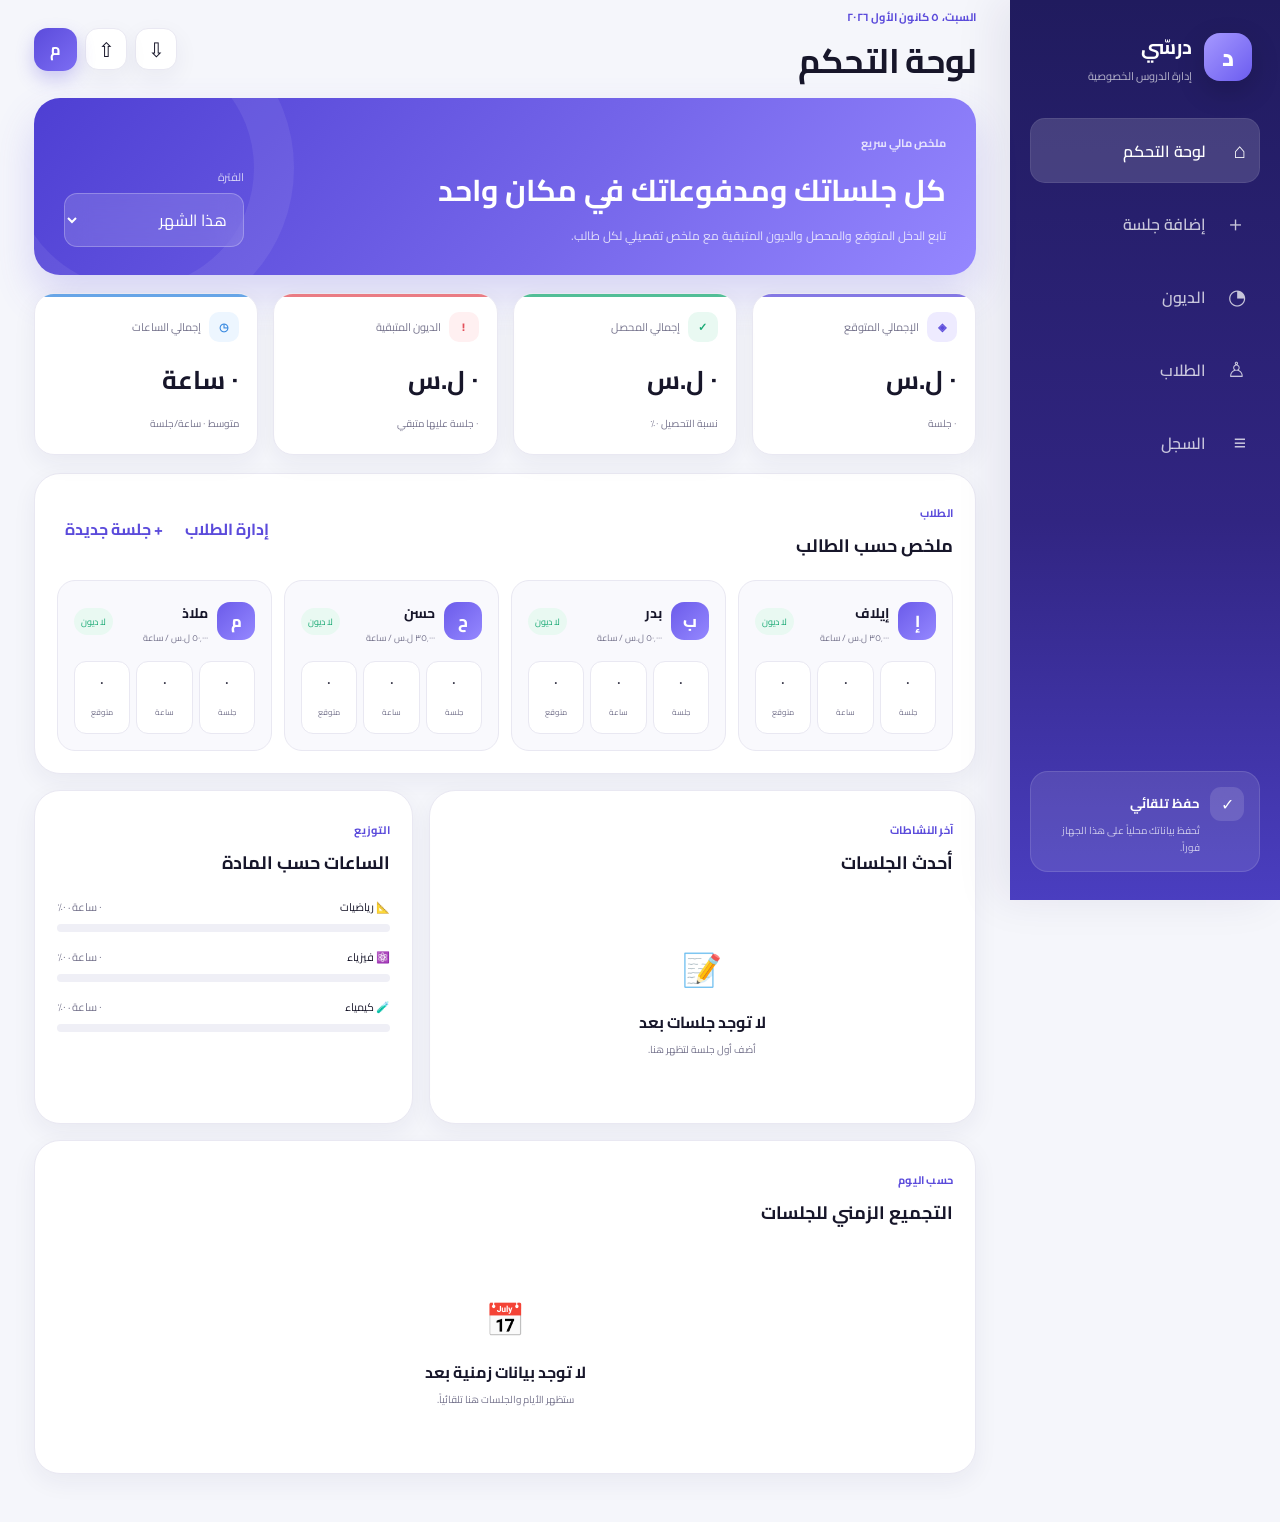
<file: tutoring-dashboard-standalone.html>
<!doctype html>
<html lang="ar" dir="rtl">
<head>
  <meta charset="utf-8" />
  <meta name="viewport" content="width=device-width, initial-scale=1, viewport-fit=cover" />
  <meta name="theme-color" content="#5b4bdb" />
  <meta name="apple-mobile-web-app-capable" content="yes" />
  <meta name="apple-mobile-web-app-status-bar-style" content="default" />
  <meta name="apple-mobile-web-app-title" content="درسّي" />
  <meta name="description" content="لوحة تحكم عربية لإدارة جلسات الدروس الخصوصية والمدفوعات والديون." />
  <title>درسّي | إدارة الجلسات والمدفوعات</title>
  <link rel="preconnect" href="https://fonts.googleapis.com">
  <link rel="preconnect" href="https://fonts.gstatic.com" crossorigin>
  <link href="https://fonts.googleapis.com/css2?family=Cairo:wght@400;500;600;700;800&display=swap" rel="stylesheet">
  <style>
:root {
  --bg: #f5f6fb;
  --surface: #ffffff;
  --surface-2: #f9f9fd;
  --text: #17162a;
  --muted: #77758e;
  --line: #e9e8f2;
  --primary: #5b4bdb;
  --primary-2: #7c6df3;
  --primary-soft: #eeebff;
  --green: #19a974;
  --green-soft: #e9f9f2;
  --red: #e3505b;
  --red-soft: #fff0f1;
  --amber: #e39b2f;
  --amber-soft: #fff7e9;
  --cyan: #3587df;
  --cyan-soft: #edf6ff;
  --shadow-sm: 0 8px 24px rgba(35, 31, 85, .06);
  --shadow-md: 0 18px 45px rgba(35, 31, 85, .11);
  --radius-xl: 26px;
  --radius-lg: 20px;
  --radius-md: 14px;
  --font: "Cairo", "Segoe UI", Tahoma, Arial, sans-serif;
}

* { box-sizing: border-box; }
html { scroll-behavior: smooth; }
body { margin: 0; min-height: 100vh; font-family: var(--font); background: var(--bg); color: var(--text); direction: rtl; }
button, input, select, textarea { font: inherit; }
button { cursor: pointer; }

.app-shell { min-height: 100vh; display: grid; grid-template-columns: 270px minmax(0, 1fr); }
.sidebar { position: sticky; top: 0; height: 100vh; padding: 28px 20px; background: linear-gradient(180deg, #201b5e 0%, #312582 58%, #4a3ec0 100%); color: white; display: flex; flex-direction: column; gap: 32px; box-shadow: -14px 0 40px rgba(35,31,85,.08); }
.brand { display: flex; align-items: center; gap: 12px; padding: 0 8px; }
.brand-mark { width: 48px; height: 48px; border-radius: 16px; display: grid; place-items: center; background: linear-gradient(135deg, #a699ff, #6b5cf0); font-size: 24px; font-weight: 800; box-shadow: 0 10px 28px rgba(0,0,0,.18); }
.brand strong { display: block; font-size: 20px; }
.brand span { display: block; font-size: 11px; opacity: .68; margin-top: 1px; }
.nav-list { display: grid; gap: 8px; }
.nav-item { width: 100%; border: 0; color: rgba(255,255,255,.74); background: transparent; display: grid; grid-template-columns: 30px 1fr auto; align-items: center; gap: 10px; text-align: right; padding: 13px 14px; border-radius: 15px; transition: .2s ease; }
.nav-item span { font-size: 21px; }
.nav-item b { font-weight: 600; }
.nav-item:hover { background: rgba(255,255,255,.08); color: white; transform: translateX(-2px); }
.nav-item.active { color: white; background: rgba(255,255,255,.15); box-shadow: inset 0 0 0 1px rgba(255,255,255,.08); }
.nav-badge { min-width: 23px; height: 23px; border-radius: 20px; display: grid; place-items: center; background: #ff6b75; color: white; font-size: 11px; font-style: normal; }
.sidebar-card { margin-top: auto; background: rgba(255,255,255,.1); border: 1px solid rgba(255,255,255,.12); border-radius: 18px; padding: 15px; display: flex; gap: 10px; align-items: flex-start; }
.mini-icon { flex: 0 0 34px; height: 34px; display: grid; place-items: center; border-radius: 11px; background: rgba(255,255,255,.13); }
.sidebar-card strong { font-size: 13px; }
.sidebar-card p { margin: 5px 0 0; font-size: 10px; line-height: 1.7; opacity: .7; }

.main-content { min-width: 0; padding: 0 34px 48px; }
.topbar { min-height: 98px; display: flex; justify-content: space-between; align-items: center; gap: 20px; }
.topbar h1 { margin: 2px 0 0; font-size: clamp(24px, 3vw, 34px); letter-spacing: -.6px; }
.eyebrow, .section-kicker { color: var(--primary); font-size: 11px; font-weight: 700; margin: 0; letter-spacing: .2px; }
.top-actions { display: flex; align-items: center; gap: 8px; }
.icon-button { width: 42px; height: 42px; border: 1px solid var(--line); background: var(--surface); color: var(--text); border-radius: 13px; display: grid; place-items: center; font-size: 20px; transition: .2s; box-shadow: var(--shadow-sm); }
.icon-button:hover { transform: translateY(-2px); border-color: #d8d4f7; }
.file-button { cursor: pointer; }
.avatar { width: 43px; height: 43px; border-radius: 14px; display: grid; place-items: center; color: white; font-weight: 700; background: linear-gradient(135deg, var(--primary), var(--primary-2)); box-shadow: 0 8px 18px rgba(91,75,219,.28); }

.view { display: none; animation: enter .28s ease; }
.view.active { display: block; }
@keyframes enter { from { opacity: 0; transform: translateY(8px); } to { opacity: 1; transform: none; } }

.hero-panel { padding: 28px 30px; border-radius: var(--radius-xl); background: linear-gradient(130deg, #4e3fd3, #7566ea 58%, #9587ff); color: white; display: flex; align-items: end; justify-content: space-between; gap: 28px; box-shadow: 0 20px 42px rgba(91,75,219,.2); overflow: hidden; position: relative; }
.hero-panel::after { content: ""; position: absolute; width: 240px; height: 240px; border-radius: 50%; border: 40px solid rgba(255,255,255,.07); left: -60px; top: -90px; }
.hero-panel > * { position: relative; z-index: 1; }
.hero-kicker { font-size: 11px; font-weight: 700; opacity: .78; }
.hero-panel h2 { margin: 6px 0 7px; font-size: clamp(20px, 2.5vw, 30px); }
.hero-panel p { margin: 0; max-width: 660px; font-size: 12px; opacity: .78; line-height: 1.8; }
.hero-filter { min-width: 180px; }
.hero-filter label { display: block; font-size: 11px; margin-bottom: 6px; opacity: .75; }
.hero-filter select { width: 100%; border: 1px solid rgba(255,255,255,.25); background: rgba(255,255,255,.14); color: white; padding: 10px 12px; border-radius: 13px; outline: none; backdrop-filter: blur(12px); }
.hero-filter option { color: var(--text); }

.stats-grid { display: grid; grid-template-columns: repeat(4, minmax(0,1fr)); gap: 15px; margin: 18px 0; }
.stat-card { background: var(--surface); border: 1px solid var(--line); border-radius: var(--radius-lg); padding: 18px; box-shadow: var(--shadow-sm); position: relative; overflow: hidden; }
.stat-card::before { content:""; position:absolute; inset: 0 0 auto; height: 3px; background: var(--primary); opacity: .75; }
.stat-card.paid::before { background: var(--green); }
.stat-card.debt::before { background: var(--red); }
.stat-card.hours::before { background: var(--cyan); }
.stat-head { display: flex; gap: 8px; align-items: center; color: var(--muted); font-size: 11px; }
.stat-icon { width: 30px; height: 30px; border-radius: 10px; display: grid; place-items: center; background: var(--primary-soft); color: var(--primary); font-weight: 800; }
.stat-card.paid .stat-icon { background: var(--green-soft); color: var(--green); }
.stat-card.debt .stat-icon { background: var(--red-soft); color: var(--red); }
.stat-card.hours .stat-icon { background: var(--cyan-soft); color: var(--cyan); }
.stat-card > strong { display: block; font-size: clamp(19px, 2vw, 26px); margin: 14px 0 2px; }
.stat-card small { color: var(--muted); font-size: 10px; }

.content-grid { display: grid; grid-template-columns: 1.3fr .9fr; gap: 16px; }
.panel { background: var(--surface); border: 1px solid var(--line); border-radius: var(--radius-xl); padding: 22px; box-shadow: var(--shadow-sm); }
.panel.wide { grid-column: 1 / -1; }
.panel-head { display: flex; justify-content: space-between; align-items: center; gap: 16px; margin-bottom: 18px; }
.panel h3 { margin: 3px 0 0; font-size: 18px; }
.text-button { border: 0; background: transparent; color: var(--primary); font-weight: 700; padding: 7px 8px; }
.text-button:hover { background: var(--primary-soft); border-radius: 10px; }
.student-summary-grid { display: grid; grid-template-columns: repeat(4,minmax(0,1fr)); gap: 12px; }
.student-card { border: 1px solid var(--line); background: var(--surface-2); border-radius: 18px; padding: 16px; transition: .2s; }
.student-card:hover { transform: translateY(-3px); box-shadow: var(--shadow-sm); }
.student-card-head { display: flex; justify-content: space-between; align-items: center; margin-bottom: 15px; }
.student-ident { display: flex; gap: 9px; align-items: center; }
.student-avatar { width: 38px; height: 38px; border-radius: 13px; display: grid; place-items: center; color: white; font-weight: 800; background: linear-gradient(135deg,#6b5bea,#9588ff); }
.student-ident strong { font-size: 14px; }
.student-ident small { display: block; margin-top: 2px; color: var(--muted); font-size: 9px; }
.debt-chip { font-size: 9px; color: var(--red); background: var(--red-soft); border-radius: 30px; padding: 5px 7px; }
.debt-chip.clear { color: var(--green); background: var(--green-soft); }
.student-metrics { display: grid; grid-template-columns: repeat(3,1fr); gap: 6px; }
.student-metrics div { background: white; border: 1px solid var(--line); border-radius: 12px; padding: 9px 6px; text-align: center; }
.student-metrics strong { display:block; font-size: 12px; }
.student-metrics span { color: var(--muted); font-size: 8px; }
.activity-list { display: grid; gap: 10px; }
.activity-item { display: grid; grid-template-columns: 38px 1fr auto; gap: 9px; align-items: center; padding: 10px; border: 1px solid var(--line); border-radius: 15px; }
.activity-icon { width:38px; height:38px; border-radius:12px; background: var(--primary-soft); display:grid; place-items:center; }
.activity-item strong { display:block; font-size:12px; }
.activity-item small { color: var(--muted); font-size: 9px; }
.activity-amount { text-align:left; }
.activity-amount strong { font-size:11px; }
.subject-breakdown { display: grid; gap: 15px; }
.breakdown-row { display:grid; gap:7px; }
.breakdown-meta { display:flex; justify-content:space-between; gap:12px; font-size:11px; }
.breakdown-meta span:last-child { color: var(--muted); }
.progress { height:8px; background:#efeff6; border-radius:30px; overflow:hidden; }
.progress > span { height:100%; display:block; border-radius:inherit; background:linear-gradient(90deg,var(--primary),var(--primary-2)); transition: width .4s ease; }
.breakdown-row.physics .progress > span { background: linear-gradient(90deg,#3189df,#63b3ff); }
.breakdown-row.chemistry .progress > span { background: linear-gradient(90deg,#14a878,#53d5ad); }
.daily-summary { display:grid; grid-template-columns:repeat(auto-fit,minmax(170px,1fr)); gap:10px; }
.daily-card { border:1px solid var(--line); background:var(--surface-2); border-radius:16px; padding:13px; }
.daily-card .day-head { display:flex; justify-content:space-between; gap:8px; align-items:center; margin-bottom:9px; }
.daily-card .day-head strong { font-size:11px; }
.daily-card .day-head span { font-size:8px; color:var(--muted); }
.daily-card .day-metrics { display:grid; grid-template-columns:repeat(3,1fr); gap:5px; }
.daily-card .day-metrics div { background:white; border:1px solid var(--line); border-radius:10px; padding:8px 5px; text-align:center; }
.daily-card .day-metrics b { display:block; font-size:10px; }
.daily-card .day-metrics small { color:var(--muted); font-size:7px; }

.form-layout { display:grid; grid-template-columns:minmax(0,1.55fr) minmax(280px,.65fr); gap:18px; align-items:start; max-width:1150px; }
.form-panel { padding: 26px; }
.field-grid { display:grid; gap:15px; }
.field-grid.two { grid-template-columns:repeat(2,minmax(0,1fr)); }
.field { margin-bottom:17px; }
.field label { display:block; font-size:11px; font-weight:700; margin-bottom:7px; }
.field label .muted, .muted { color:var(--muted); font-weight:500; }
.field select, .field input, .field textarea, .filters select, .filters input { width:100%; border:1px solid var(--line); border-radius:14px; background:var(--surface-2); color:var(--text); outline:none; padding:12px 13px; transition:.2s; }
.field textarea { resize:vertical; }
.field select:focus, .field input:focus, .field textarea:focus, .filters select:focus, .filters input:focus { border-color:#a9a0ef; box-shadow:0 0 0 4px var(--primary-soft); background:white; }
.field small { display:block; color:var(--muted); font-size:9px; margin-top:6px; }
.hour-chips, .status-choice { display:flex; gap:8px; flex-wrap:wrap; }
.hour-chips button, .status-choice button { border:1px solid var(--line); background:var(--surface-2); border-radius:12px; padding:10px 13px; color:var(--text); font-size:11px; transition:.18s; }
.hour-chips button:hover, .status-choice button:hover { border-color:#bbb4f2; transform:translateY(-1px); }
.hour-chips button.active { color:white; background:linear-gradient(135deg,var(--primary),var(--primary-2)); border-color:transparent; }
.status-choice button { display:flex; align-items:center; gap:6px; }
.status-choice button.active { border-color:#aea5ee; box-shadow:0 0 0 3px var(--primary-soft); background:white; }
.status-dot { width:8px; height:8px; border-radius:50%; }
.status-dot.green{background:var(--green)} .status-dot.red{background:var(--red)} .status-dot.amber{background:var(--amber)}
.hidden-field { display:none !important; }
.amount-preview { border:1px solid #dbd7ff; background:linear-gradient(135deg,#f7f5ff,#eeebff); padding:16px 18px; border-radius:17px; margin:2px 0 18px; }
.amount-preview div { display:flex; justify-content:space-between; align-items:center; gap:12px; }
.amount-preview span { font-size:11px; color:#5a5576; }
.amount-preview strong { color:var(--primary); font-size:22px; }
.amount-preview p { margin:4px 0 0; font-size:9px; color:var(--muted); }
.money-input { display:flex; align-items:center; gap:8px; }
.money-input input { flex:1; }
.money-input span { color:var(--muted); font-size:11px; white-space:nowrap; }
.primary-button { width:100%; border:0; color:white; border-radius:15px; min-height:50px; padding:12px 18px; display:flex; align-items:center; justify-content:center; gap:10px; font-weight:700; background:linear-gradient(135deg,var(--primary),#7465e9); box-shadow:0 12px 26px rgba(91,75,219,.24); transition:.2s; }
.primary-button:hover { transform:translateY(-2px); box-shadow:0 15px 32px rgba(91,75,219,.3); }
.primary-button:disabled { opacity:.65; cursor:not-allowed; transform:none; }
.primary-button.loading span { opacity:.8; }
.primary-button.loading b { animation:spin .8s linear infinite; }
@keyframes spin{to{transform:rotate(360deg)}}
.sticky-summary { position:sticky; top:18px; }
.preview-card { margin:17px 0; padding:18px; text-align:center; background:linear-gradient(145deg,#f4f1ff,#faf9ff); border-radius:18px; border:1px solid #e5e1ff; }
.preview-avatar { width:56px; height:56px; margin:0 auto 10px; border-radius:18px; display:grid; place-items:center; color:white; font-size:22px; font-weight:800; background:linear-gradient(135deg,var(--primary),var(--primary-2)); box-shadow:0 10px 25px rgba(91,75,219,.23); }
.preview-card strong { display:block; font-size:15px; }
.preview-card span { color:var(--muted); font-size:10px; }
.preview-list { margin:0; }
.preview-list div { display:flex; justify-content:space-between; align-items:center; gap:12px; padding:12px 0; border-bottom:1px solid var(--line); }
.preview-list dt { color:var(--muted); font-size:10px; }
.preview-list dd { margin:0; font-size:11px; font-weight:700; }
.preview-list .total-line { border:0; padding-top:16px; }
.preview-list .total-line dd { color:var(--primary); font-size:18px; }
.status-pill { display:inline-flex; align-items:center; justify-content:center; border-radius:30px; padding:5px 8px; font-size:9px; font-weight:700; }
.status-pill.paid { color:var(--green); background:var(--green-soft); }
.status-pill.unpaid { color:var(--red); background:var(--red-soft); }
.status-pill.partial { color:var(--amber); background:var(--amber-soft); }
.live-dot { color:var(--green); background:var(--green-soft); border-radius:30px; padding:5px 8px; font-size:9px; }

.debt-layout { display:grid; grid-template-columns:minmax(0,.95fr) minmax(0,1.05fr); gap:18px; align-items:start; }
.debt-selected { border:1px solid #f1d99e; background:#fffaf0; border-radius:16px; padding:14px; margin:-2px 0 16px; }
.debt-selected.empty { border-color:var(--line); background:var(--surface-2); color:var(--muted); text-align:center; }
.debt-selected p { margin:0; font-size:10px; }
.debt-detail-grid { display:grid; grid-template-columns:repeat(3,1fr); gap:8px; }
.debt-detail-grid div { background:white; border:1px solid #f0e1bf; border-radius:12px; padding:10px; text-align:center; }
.debt-detail-grid span { display:block; color:var(--muted); font-size:8px; }
.debt-detail-grid strong { font-size:11px; }
.debt-detail-grid .remaining strong { color:var(--red); }
.open-debts-list { display:grid; gap:10px; max-height:620px; overflow:auto; padding-left:3px; }
.debt-item { border:1px solid var(--line); border-radius:16px; padding:13px; display:grid; grid-template-columns:42px 1fr auto; gap:10px; align-items:center; }
.debt-item .student-avatar { width:42px; height:42px; }
.debt-item strong { display:block; font-size:12px; }
.debt-item small { color:var(--muted); font-size:9px; }
.debt-item .debt-value { text-align:left; }
.debt-item .debt-value b { display:block; color:var(--red); font-size:11px; }
.debt-item .debt-value span { color:var(--muted); font-size:8px; }

.records-panel { padding-bottom:14px; }
.secondary-button, .danger-button { border:1px solid var(--line); background:white; color:var(--text); border-radius:12px; padding:9px 12px; font-weight:700; font-size:10px; transition:.2s; }
.secondary-button:hover { border-color:#c6c0f4; background:var(--primary-soft); color:var(--primary); }
.danger-button { color:var(--red); border-color:#f4c9cd; background:var(--red-soft); }
.danger-button:hover { background:#ffe4e7; }
.filters { display:grid; grid-template-columns:1fr 1fr 1fr 1fr auto; gap:9px; margin-bottom:15px; }
.filters select, .filters input { padding:10px 11px; font-size:10px; }
.table-wrap { overflow:auto; border:1px solid var(--line); border-radius:16px; }
table { border-collapse:collapse; width:100%; min-width:850px; background:white; }
th, td { padding:12px 10px; text-align:right; border-bottom:1px solid var(--line); white-space:nowrap; font-size:10px; }
th { background:#f8f8fc; color:var(--muted); font-weight:700; position:sticky; top:0; z-index:1; }
tbody tr:hover { background:#fcfbff; }
tbody tr:last-child td { border-bottom:0; }
.row-action { width:31px; height:31px; border:0; border-radius:9px; background:var(--primary-soft); color:var(--primary); }
.empty-state { text-align:center; padding:42px 15px; color:var(--muted); }
.empty-state div { font-size:32px; }
.empty-state h4 { color:var(--text); margin:8px 0 3px; }
.empty-state p { margin:0; font-size:10px; }

.toast { position:fixed; left:24px; bottom:24px; z-index:100; background:#17162a; color:white; border-radius:15px; padding:12px 16px; display:flex; align-items:center; gap:9px; box-shadow:var(--shadow-md); transform:translateY(30px); opacity:0; pointer-events:none; transition:.28s; }
.toast.show { transform:none; opacity:1; }
.toast span { width:26px; height:26px; border-radius:9px; display:grid; place-items:center; background:var(--green); }
.toast b { font-size:11px; }

dialog { border:0; padding:0; background:transparent; width:min(560px,calc(100% - 28px)); }
dialog::backdrop { background:rgba(20,18,45,.5); backdrop-filter:blur(5px); }
.dialog-card { background:white; border-radius:24px; padding:22px; box-shadow:var(--shadow-md); }
.dialog-head { display:flex; justify-content:space-between; align-items:center; gap:12px; margin-bottom:14px; }
.dialog-head h3 { margin:3px 0 0; }
.dialog-grid { display:grid; grid-template-columns:repeat(2,1fr); gap:9px; }
.dialog-grid > div { border:1px solid var(--line); background:var(--surface-2); border-radius:13px; padding:11px; }
.dialog-grid span { display:block; color:var(--muted); font-size:8px; }
.dialog-grid strong { display:block; margin-top:2px; font-size:11px; }
.payment-history { margin-top:14px; border-top:1px solid var(--line); padding-top:13px; }
.payment-history h4 { margin:0 0 8px; font-size:11px; }
.payment-history-item { display:flex; justify-content:space-between; gap:10px; padding:8px 0; border-bottom:1px dashed var(--line); font-size:9px; }
.payment-history-item:last-child { border-bottom:0; }
.dialog-note { margin-top:12px; padding:10px 12px; border-radius:12px; background:#fffaf0; color:#6b5932; font-size:9px; }
.dialog-actions { display:flex; justify-content:flex-end; gap:8px; margin-top:18px; }

@media (max-width: 1050px) {
  .app-shell { grid-template-columns: 88px minmax(0,1fr); }
  .sidebar { padding:25px 14px; align-items:center; }
  .brand > div:last-child, .nav-item b, .sidebar-card > div:last-child { display:none; }
  .brand { padding:0; }
  .nav-item { grid-template-columns:1fr; justify-items:center; padding:12px; position:relative; }
  .nav-badge { position:absolute; top:5px; left:5px; }
  .sidebar-card { padding:10px; }
  .stats-grid, .student-summary-grid { grid-template-columns:repeat(2,minmax(0,1fr)); }
}

@media (max-width: 780px) {
  body { padding-bottom:76px; }
  .app-shell { display:block; }
  .sidebar { position:fixed; z-index:60; top:auto; bottom:0; right:0; left:0; height:68px; padding:7px 10px max(7px,env(safe-area-inset-bottom)); background:rgba(35,28,94,.96); backdrop-filter:blur(18px); display:block; }
  .brand, .sidebar-card { display:none; }
  .nav-list { height:100%; display:grid; grid-template-columns:repeat(4,1fr); gap:3px; }
  .nav-item { display:flex; flex-direction:column; justify-content:center; gap:0; padding:5px 2px; border-radius:12px; }
  .nav-item span { font-size:18px; line-height:1; }
  .nav-item b { display:block; font-size:8px; margin-top:4px; }
  .main-content { padding:0 14px 26px; }
  .topbar { min-height:82px; }
  .top-actions .icon-button { display:none; }
  .hero-panel { display:block; padding:22px; }
  .hero-filter { margin-top:16px; min-width:0; max-width:230px; }
  .stats-grid { grid-template-columns:repeat(2,minmax(0,1fr)); gap:10px; }
  .content-grid, .form-layout, .debt-layout { grid-template-columns:1fr; }
  .student-summary-grid { grid-template-columns:repeat(2,minmax(0,1fr)); }
  .sticky-summary { position:static; order:-1; }
  .filters { grid-template-columns:repeat(2,1fr); }
  .filters .text-button { grid-column:1/-1; }
}

@media (max-width: 520px) {
  .topbar h1 { font-size:22px; }
  .eyebrow { font-size:9px; }
  .avatar { width:38px; height:38px; }
  .hero-panel h2 { font-size:20px; }
  .hero-panel p { font-size:10px; }
  .stats-grid, .student-summary-grid { grid-template-columns:1fr 1fr; }
  .stat-card { padding:14px; }
  .stat-card > strong { font-size:17px; }
  .student-card { padding:12px; }
  .student-metrics { grid-template-columns:1fr; }
  .field-grid.two { grid-template-columns:1fr; }
  .status-choice button { flex:1 1 100%; justify-content:center; }
  .debt-detail-grid { grid-template-columns:1fr; }
  .panel { padding:17px; border-radius:20px; }
  .records-head { align-items:flex-start; }
  .dialog-grid { grid-template-columns:1fr; }
}

/* ===== Mobile-first upgrades & student management ===== */
.panel-actions { display:flex; align-items:center; gap:6px; flex-wrap:wrap; }
.panel-subtitle { margin:5px 0 0; color:var(--muted); font-size:10px; line-height:1.7; }
.primary-button.compact { width:auto; min-height:42px; padding:10px 15px; border-radius:13px; white-space:nowrap; }

.students-layout { display:grid; grid-template-columns:minmax(0,1.45fr) minmax(260px,.55fr); gap:18px; align-items:start; }
.students-head { align-items:flex-start; }
.student-tools { display:grid; grid-template-columns:minmax(0,1fr) 180px; gap:10px; margin-bottom:16px; }
.search-box { display:flex; align-items:center; gap:8px; border:1px solid var(--line); background:var(--surface-2); border-radius:14px; padding:0 12px; transition:.2s; }
.search-box:focus-within { border-color:#a9a0ef; box-shadow:0 0 0 4px var(--primary-soft); background:white; }
.search-box span { color:var(--muted); font-size:18px; }
.search-box input { width:100%; border:0; outline:0; background:transparent; min-height:45px; color:var(--text); }
.student-tools select { width:100%; border:1px solid var(--line); border-radius:14px; background:var(--surface-2); color:var(--text); padding:10px 12px; outline:none; }
.student-management-list { display:grid; gap:11px; }
.student-manage-card { border:1px solid var(--line); background:linear-gradient(145deg,#fff,#fbfbfe); border-radius:19px; padding:15px; transition:.2s; }
.student-manage-card:hover { transform:translateY(-2px); box-shadow:var(--shadow-sm); }
.student-manage-card.archived { opacity:.72; background:#f6f6f9; }
.student-manage-main { display:grid; grid-template-columns:auto 1fr auto; gap:12px; align-items:center; }
.student-avatar.large { width:48px; height:48px; border-radius:16px; font-size:18px; }
.student-manage-info { min-width:0; }
.name-line { display:flex; align-items:center; gap:7px; flex-wrap:wrap; }
.name-line strong { font-size:14px; }
.active-chip,.archived-chip { display:inline-flex; align-items:center; border-radius:30px; padding:3px 7px; font-size:8px; font-weight:700; }
.active-chip { color:var(--green); background:var(--green-soft); }
.archived-chip { color:var(--muted); background:#ececf1; }
.price-line { display:block; color:var(--primary); font-size:10px; font-weight:700; margin-top:2px; }
.student-manage-info small { display:block; color:var(--muted); font-size:9px; margin-top:3px; overflow:hidden; text-overflow:ellipsis; white-space:nowrap; }
.edit-student-button { border:1px solid #dcd8fb; background:var(--primary-soft); color:var(--primary); border-radius:11px; padding:8px 11px; font-weight:700; font-size:9px; }
.student-manage-stats { display:grid; grid-template-columns:repeat(3,1fr); gap:7px; margin-top:12px; }
.student-manage-stats div { border:1px solid var(--line); background:var(--surface-2); border-radius:11px; padding:8px 9px; }
.student-manage-stats span { display:block; color:var(--muted); font-size:8px; }
.student-manage-stats b { display:block; font-size:10px; margin-top:1px; }
.quick-session-button { width:100%; margin-top:9px; border:0; border-radius:11px; min-height:39px; color:var(--primary); background:var(--primary-soft); font-size:9px; font-weight:700; }
.quick-session-button:hover { background:#e4e0ff; }
.student-tips { position:sticky; top:18px; }
.tips-list { display:grid; gap:11px; margin-top:16px; }
.tips-list > div { display:flex; gap:10px; align-items:flex-start; border:1px solid var(--line); border-radius:14px; padding:11px; background:var(--surface-2); }
.tips-list > div > span { width:34px; height:34px; flex:0 0 34px; border-radius:11px; display:grid; place-items:center; background:white; }
.tips-list p { margin:0; }
.tips-list b { display:block; font-size:10px; }
.tips-list small { display:block; color:var(--muted); margin-top:2px; font-size:8px; line-height:1.6; }
.student-form-note { margin-top:-2px; background:#f5f3ff; border:1px solid #e0dcff; color:#5b5584; border-radius:12px; padding:10px 12px; font-size:9px; line-height:1.7; }
.student-dialog-card { width:min(620px,100%); }
.student-dialog-actions { align-items:center; flex-wrap:wrap; }
.archive-button { margin-left:auto; }
.success-text { color:var(--green) !important; }
.danger-text { color:var(--red) !important; }
.student-card.archived { opacity:.65; }

.quick-full-payment { width:100%; border:0; border-radius:11px; margin-top:10px; min-height:38px; background:#fff0d3; color:#8a5d18; font-weight:700; font-size:9px; }
.debt-item { width:100%; background:white; text-align:right; cursor:pointer; }

.records-mobile-list { display:none; gap:10px; }
.record-mobile-card { width:100%; border:1px solid var(--line); background:white; color:var(--text); border-radius:17px; padding:14px; text-align:right; box-shadow:var(--shadow-sm); }
.record-card-top { display:flex; align-items:flex-start; justify-content:space-between; gap:10px; }
.record-card-top strong { display:block; font-size:13px; }
.record-card-top div > span { display:block; color:var(--muted); font-size:9px; margin-top:2px; }
.record-card-meta { display:flex; gap:14px; flex-wrap:wrap; margin:10px 0; padding:8px 0; border-top:1px dashed var(--line); border-bottom:1px dashed var(--line); color:var(--muted); font-size:9px; }
.record-card-money { display:grid; grid-template-columns:repeat(3,1fr); gap:6px; }
.record-card-money div { background:var(--surface-2); border-radius:10px; padding:7px; }
.record-card-money small { display:block; color:var(--muted); font-size:7px; }
.record-card-money b { display:block; margin-top:2px; font-size:9px; }

.mobile-fab { display:none; position:fixed; z-index:55; left:18px; bottom:88px; border:0; border-radius:18px; background:linear-gradient(135deg,var(--primary),var(--primary-2)); color:white; box-shadow:0 14px 30px rgba(91,75,219,.35); min-height:52px; padding:0 16px; align-items:center; gap:6px; transition:.2s; }
.mobile-fab span { font-size:23px; line-height:1; }
.mobile-fab b { font-size:10px; }
.mobile-fab.fab-hidden { opacity:0; transform:translateY(12px); pointer-events:none; }
.install-button { color:var(--primary); }

@media (max-width: 920px) {
  .students-layout { grid-template-columns:1fr; }
  .student-tips { position:static; }
}

@media (max-width: 780px) {
  body { padding-bottom:calc(82px + env(safe-area-inset-bottom)); }
  .sidebar { height:calc(72px + env(safe-area-inset-bottom)); padding:6px 7px max(6px,env(safe-area-inset-bottom)); border-top:1px solid rgba(255,255,255,.1); }
  .nav-list { grid-template-columns:repeat(5,1fr); }
  .nav-item { min-width:0; }
  .nav-item span { font-size:17px; }
  .nav-item b { font-size:7.5px; white-space:nowrap; overflow:hidden; text-overflow:ellipsis; max-width:100%; }
  .nav-badge { min-width:19px; height:19px; font-size:8px; top:2px; left:7px; }

  .main-content { padding:0 12px 24px; }
  .topbar { min-height:72px; position:sticky; top:0; z-index:40; margin:0 -12px; padding:0 12px; background:rgba(245,246,251,.88); backdrop-filter:blur(14px); border-bottom:1px solid rgba(233,232,242,.75); }
  .topbar h1 { font-size:20px; }
  .eyebrow { font-size:8px; }
  .top-actions { gap:5px; }
  .top-actions .icon-button { display:grid; width:36px; height:36px; border-radius:11px; font-size:16px; box-shadow:none; }
  .top-actions .file-button { display:grid; }
  .avatar { display:none; }

  .hero-panel { border-radius:20px; padding:18px; margin-top:10px; }
  .hero-panel h2 { font-size:18px; line-height:1.5; }
  .hero-panel p { font-size:9px; }
  .hero-filter { max-width:none; width:100%; }
  .stats-grid { margin:12px 0; gap:8px; }
  .stat-card { border-radius:16px; padding:12px; min-height:110px; }
  .stat-head { font-size:9px; gap:6px; }
  .stat-icon { width:27px; height:27px; border-radius:9px; }
  .stat-card > strong { font-size:15px; margin-top:12px; }
  .stat-card small { font-size:8px; }

  .panel { padding:14px; border-radius:18px; }
  .panel-head { margin-bottom:13px; gap:10px; }
  .panel h3 { font-size:15px; }
  .section-kicker { font-size:9px; }
  .panel-actions .text-button:first-child { display:none; }
  .student-summary-grid { gap:8px; }
  .student-card { border-radius:15px; padding:11px; }
  .student-card-head { align-items:flex-start; margin-bottom:9px; gap:6px; }
  .student-avatar { width:34px; height:34px; border-radius:11px; }
  .student-ident strong { font-size:11px; }
  .student-ident small { font-size:7px; }
  .debt-chip { font-size:7px; padding:4px 5px; }
  .student-metrics { grid-template-columns:repeat(3,1fr); gap:4px; }
  .student-metrics div { padding:7px 3px; border-radius:9px; }
  .student-metrics strong { font-size:9px; }
  .student-metrics span { font-size:6px; }

  .form-panel { padding:15px; }
  .sticky-summary { display:none; }
  .field { margin-bottom:14px; }
  .field label { font-size:10px; }
  .field select, .field input, .field textarea, .filters select, .filters input, .student-tools select, .search-box input { font-size:16px; min-height:47px; }
  .field textarea { min-height:82px; }
  .hour-chips { display:grid; grid-template-columns:repeat(4,1fr); gap:6px; }
  .hour-chips button { min-height:44px; padding:7px 4px; font-size:9px; }
  .status-choice { display:grid; grid-template-columns:1fr; }
  .status-choice button { min-height:44px; width:100%; justify-content:flex-start; font-size:10px; }
  .amount-preview { padding:14px; border-radius:14px; }
  .amount-preview strong { font-size:19px; }
  .primary-button { min-height:52px; font-size:12px; }

  .students-head { display:grid; grid-template-columns:1fr auto; align-items:center; }
  .students-head .panel-subtitle { grid-column:1/-1; }
  .students-head .primary-button { min-height:40px; padding:8px 11px; }
  .student-tools { grid-template-columns:1fr; gap:7px; }
  .student-manage-card { padding:12px; border-radius:16px; }
  .student-manage-main { grid-template-columns:auto 1fr auto; gap:9px; }
  .student-avatar.large { width:42px; height:42px; border-radius:14px; }
  .name-line strong { font-size:12px; }
  .price-line { font-size:9px; }
  .student-manage-info small { font-size:8px; }
  .edit-student-button { padding:7px 9px; min-height:36px; }
  .student-manage-stats { gap:5px; margin-top:9px; }
  .student-manage-stats div { padding:7px; }
  .quick-session-button { min-height:42px; }
  .student-tips { display:none; }

  .desktop-records-table { display:none; }
  .records-mobile-list { display:grid; }
  .filters { gap:7px; }
  .filters .text-button { min-height:40px; background:var(--primary-soft); border-radius:10px; }
  .records-head .secondary-button { min-height:38px; }

  .debt-item { grid-template-columns:38px 1fr auto; padding:11px; border-radius:14px; }
  .debt-item .student-avatar { width:38px; height:38px; }
  .debt-item strong { font-size:11px; }
  .debt-item small { font-size:8px; }
  .debt-item .debt-value b { font-size:10px; }

  .mobile-fab { display:flex; }
  .toast { left:12px; right:12px; bottom:calc(88px + env(safe-area-inset-bottom)); justify-content:center; padding:10px 12px; border-radius:13px; }

  dialog { width:100%; max-width:none; margin:auto 0 0; inset:auto 0 0; max-height:92dvh; overflow:auto; }
  .dialog-card { border-radius:24px 24px 0 0; padding:18px 14px calc(18px + env(safe-area-inset-bottom)); max-height:92dvh; overflow:auto; }
  .student-dialog-card { width:100%; }
  .dialog-actions { position:sticky; bottom:0; background:white; padding-top:10px; }
  .student-dialog-actions { display:grid; grid-template-columns:1fr 1fr; }
  .student-dialog-actions .primary-button { width:100%; }
  .archive-button { margin-left:0; }
}

@media (max-width: 520px) {
  .stats-grid, .student-summary-grid { grid-template-columns:1fr 1fr; }
  .field-grid.two { grid-template-columns:1fr; gap:0; }
  .debt-detail-grid { grid-template-columns:repeat(3,1fr); }
  .filters { grid-template-columns:1fr 1fr; }
  .filters select, .filters input { min-width:0; }
  .record-card-money b { font-size:8px; }
}

@media (display-mode: standalone) {
  .install-button { display:none !important; }
  .topbar { padding-top:env(safe-area-inset-top); }
}

</style>
</head>
<body>
  <div class="app-shell">
    <aside class="sidebar" aria-label="التنقل الرئيسي">
      <div class="brand">
        <div class="brand-mark">د</div>
        <div>
          <strong>درسّي</strong>
          <span>إدارة الدروس الخصوصية</span>
        </div>
      </div>

      <nav class="nav-list">
        <button class="nav-item active" data-view="dashboard" type="button"><span>⌂</span><b>لوحة التحكم</b></button>
        <button class="nav-item" data-view="entry" type="button"><span>＋</span><b>إضافة جلسة</b></button>
        <button class="nav-item" data-view="debts" type="button"><span>◔</span><b>الديون</b><i id="debtBadge" class="nav-badge">0</i></button>
        <button class="nav-item" data-view="students" type="button"><span>♙</span><b>الطلاب</b></button>
        <button class="nav-item" data-view="records" type="button"><span>≡</span><b>السجل</b></button>
      </nav>

      <div class="sidebar-card">
        <div class="mini-icon">✓</div>
        <div>
          <strong>حفظ تلقائي</strong>
          <p>تُحفظ بياناتك محلياً على هذا الجهاز فوراً.</p>
        </div>
      </div>
    </aside>

    <main class="main-content">
      <header class="topbar">
        <div>
          <p class="eyebrow" id="todayLabel"></p>
          <h1 id="viewTitle">لوحة التحكم</h1>
        </div>
        <div class="top-actions">
          <button class="icon-button install-button hidden-field" id="installAppBtn" title="تثبيت التطبيق على الهاتف" type="button">⌑</button>
          <button class="icon-button" id="exportBtn" title="تصدير نسخة احتياطية" type="button">⇩</button>
          <label class="icon-button file-button" title="استيراد نسخة احتياطية">⇧<input id="importInput" type="file" accept="application/json" hidden></label>
          <div class="avatar">م</div>
        </div>
      </header>

      <section class="view active" id="dashboardView">
        <div class="hero-panel">
          <div>
            <span class="hero-kicker">ملخص مالي سريع</span>
            <h2>كل جلساتك ومدفوعاتك في مكان واحد</h2>
            <p>تابع الدخل المتوقع والمحصل والديون المتبقية مع ملخص تفصيلي لكل طالب.</p>
          </div>
          <div class="hero-filter">
            <label for="dashboardPeriod">الفترة</label>
            <select id="dashboardPeriod">
              <option value="all">كل الوقت</option>
              <option value="today">اليوم</option>
              <option value="month" selected>هذا الشهر</option>
            </select>
          </div>
        </div>

        <div class="stats-grid">
          <article class="stat-card expected">
            <div class="stat-head"><span class="stat-icon">◈</span><span>الإجمالي المتوقع</span></div>
            <strong id="totalExpected">0 ل.س</strong>
            <small id="expectedHint">0 جلسة</small>
          </article>
          <article class="stat-card paid">
            <div class="stat-head"><span class="stat-icon">✓</span><span>إجمالي المحصل</span></div>
            <strong id="totalPaid">0 ل.س</strong>
            <small id="paidHint">نسبة التحصيل 0٪</small>
          </article>
          <article class="stat-card debt">
            <div class="stat-head"><span class="stat-icon">!</span><span>الديون المتبقية</span></div>
            <strong id="totalDebt">0 ل.س</strong>
            <small id="debtHint">0 جلسة عليها متبقي</small>
          </article>
          <article class="stat-card hours">
            <div class="stat-head"><span class="stat-icon">◷</span><span>إجمالي الساعات</span></div>
            <strong id="totalHours">0 ساعة</strong>
            <small id="hoursHint">متوسط 0 ساعة/جلسة</small>
          </article>
        </div>

        <div class="content-grid">
          <section class="panel wide">
            <div class="panel-head">
              <div><span class="section-kicker">الطلاب</span><h3>ملخص حسب الطالب</h3></div>
              <div class="panel-actions">
                <button class="text-button" data-jump="students" type="button">إدارة الطلاب</button>
                <button class="text-button" data-jump="entry" type="button">+ جلسة جديدة</button>
              </div>
            </div>
            <div class="student-summary-grid" id="studentSummary"></div>
          </section>

          <section class="panel">
            <div class="panel-head"><div><span class="section-kicker">آخر النشاطات</span><h3>أحدث الجلسات</h3></div></div>
            <div class="activity-list" id="recentActivity"></div>
          </section>

          <section class="panel">
            <div class="panel-head"><div><span class="section-kicker">التوزيع</span><h3>الساعات حسب المادة</h3></div></div>
            <div id="subjectBreakdown" class="subject-breakdown"></div>
          </section>

          <section class="panel wide">
            <div class="panel-head"><div><span class="section-kicker">حسب اليوم</span><h3>التجميع الزمني للجلسات</h3></div></div>
            <div id="dailySummary" class="daily-summary"></div>
          </section>
        </div>
      </section>

      <section class="view" id="entryView">
        <div class="form-layout">
          <section class="panel form-panel">
            <div class="panel-head">
              <div><span class="section-kicker">جلسة جديدة</span><h3>تسجيل درس خصوصي</h3></div>
              <span class="live-dot">● مباشر</span>
            </div>

            <form id="sessionForm" novalidate>
              <div class="field-grid two">
                <div class="field">
                  <label for="studentSelect">اسم الطالب</label>
                  <select id="studentSelect" required>
                    <option value="">اختر الطالب</option>
                  </select>
                  <small id="rateHint">سعر الساعة يظهر بعد اختيار الطالب</small>
                </div>
                <div class="field">
                  <label for="subjectSelect">المادة الدراسية</label>
                  <select id="subjectSelect" required>
                    <option value="">اختر المادة</option>
                    <option value="math">📐 رياضيات</option>
                    <option value="physics">⚛️ فيزياء</option>
                    <option value="chemistry">🧪 كيمياء</option>
                  </select>
                </div>
              </div>

              <div class="field-grid two">
                <div class="field">
                  <label for="sessionDate">تاريخ الجلسة</label>
                  <input id="sessionDate" type="date" required />
                </div>
                <div class="field">
                  <label>عدد الساعات</label>
                  <div class="hour-chips" id="hourChips">
                    <button type="button" data-hours="1">1 ساعة</button>
                    <button type="button" data-hours="1.5">1.5 ساعة</button>
                    <button type="button" data-hours="2">2 ساعة</button>
                    <button type="button" data-hours="custom">مخصص</button>
                  </div>
                  <input id="customHours" class="hidden-field" type="number" min="0.25" max="12" step="0.25" placeholder="مثال: 2.5" inputmode="decimal" />
                </div>
              </div>

              <div class="amount-preview">
                <div><span>المبلغ المستحق</span><strong id="amountPreview">0 ل.س</strong></div>
                <p id="amountFormula">اختر الطالب وعدد الساعات ليتم الحساب تلقائياً.</p>
              </div>

              <div class="field">
                <label>حالة الدفع</label>
                <div class="status-choice" id="paymentStatusChoice">
                  <button type="button" data-status="paid"><span class="status-dot green"></span>تم الدفع بالكامل</button>
                  <button type="button" data-status="unpaid" class="active"><span class="status-dot red"></span>لم يتم الدفع</button>
                  <button type="button" data-status="partial"><span class="status-dot amber"></span>دفعة جزئية</button>
                </div>
              </div>

              <div class="field hidden-field" id="partialPaymentField">
                <label for="partialPayment">المبلغ المدفوع فعلياً</label>
                <div class="money-input"><input id="partialPayment" type="number" min="0" step="500" inputmode="numeric" placeholder="0"><span>ل.س</span></div>
                <small id="partialHint"></small>
              </div>

              <div class="field">
                <label for="sessionNote">ملاحظات <span class="muted">(اختياري)</span></label>
                <textarea id="sessionNote" rows="3" maxlength="300" placeholder="مثال: غياب، ظرف خاص، مراجعة قبل الامتحان..."></textarea>
              </div>

              <button class="primary-button" id="saveSessionBtn" type="submit"><span>حفظ الجلسة</span><b>←</b></button>
            </form>
          </section>

          <aside class="panel sticky-summary">
            <span class="section-kicker">معاينة</span>
            <h3>ملخص الجلسة</h3>
            <div class="preview-card">
              <div class="preview-avatar" id="previewAvatar">؟</div>
              <strong id="previewStudent">لم يتم اختيار طالب</strong>
              <span id="previewSubject">—</span>
            </div>
            <dl class="preview-list">
              <div><dt>التاريخ</dt><dd id="previewDate">—</dd></div>
              <div><dt>الساعات</dt><dd id="previewHours">—</dd></div>
              <div><dt id="previewRateLabel">سعر الساعة</dt><dd id="previewRate">—</dd></div>
              <div><dt>الحالة</dt><dd id="previewStatus"><span class="status-pill unpaid">غير مدفوع</span></dd></div>
              <div class="total-line"><dt>الإجمالي</dt><dd id="previewTotal">0 ل.س</dd></div>
            </dl>
          </aside>
        </div>
      </section>

      <section class="view" id="debtsView">
        <div class="debt-layout">
          <section class="panel form-panel">
            <div class="panel-head"><div><span class="section-kicker">تسوية المستحقات</span><h3>تسجيل دفعة على جلسة سابقة</h3></div></div>
            <form id="debtForm" novalidate>
              <div class="field">
                <label for="debtSessionSelect">الجلسة المستحقة</label>
                <select id="debtSessionSelect" required><option value="">اختر جلسة غير مسددة</option></select>
                <small>تعرض القائمة الجلسات التي لم تُسدّد بالكامل فقط.</small>
              </div>

              <div id="debtSelectedDetails" class="debt-selected empty">
                <p>اختر جلسة لرؤية تفاصيل المبلغ المتبقي.</p>
              </div>

              <div class="field-grid two">
                <div class="field">
                  <label for="debtPaymentAmount">المبلغ المدفوع الآن</label>
                  <div class="money-input"><input id="debtPaymentAmount" type="number" min="1" step="500" placeholder="0" inputmode="numeric" required><span>ل.س</span></div>
                </div>
                <div class="field">
                  <label for="debtPaymentDate">تاريخ الدفعة</label>
                  <input id="debtPaymentDate" type="date" required>
                </div>
              </div>

              <button class="primary-button" id="saveDebtBtn" type="submit"><span>تسجيل الدفعة وتحديث الدين</span><b>✓</b></button>
            </form>
          </section>

          <section class="panel debt-list-panel">
            <div class="panel-head">
              <div><span class="section-kicker">ديون حالية</span><h3>الجلسات التي عليها متبقي</h3></div>
              <strong id="debtsTotalHeader">0 ل.س</strong>
            </div>
            <div id="openDebtsList" class="open-debts-list"></div>
          </section>
        </div>
      </section>

      <section class="view" id="studentsView">
        <div class="students-layout">
          <section class="panel students-panel">
            <div class="panel-head students-head">
              <div>
                <span class="section-kicker">إدارة مرنة</span>
                <h3>الطلاب والأسعار</h3>
                <p class="panel-subtitle">أضف طلاباً جدد وعدّل بياناتهم وسعرهم في أي وقت.</p>
              </div>
              <button class="primary-button compact" id="addStudentBtn" type="button"><span>+ إضافة طالب</span><b>＋</b></button>
            </div>

            <div class="student-tools">
              <div class="search-box"><span>⌕</span><input id="studentSearch" type="search" placeholder="ابحث بالاسم أو العنوان..." autocomplete="off"></div>
              <select id="studentStateFilter" aria-label="حالة الطالب"><option value="active">الطلاب الحاليون</option><option value="all">الكل</option><option value="archived">المؤرشفون</option></select>
            </div>

            <div id="studentManagementList" class="student-management-list"></div>
            <div id="studentsEmpty" class="empty-state hidden-field"><div>👥</div><h4>لا يوجد طلاب مطابقون</h4><p>أضف طالباً جديداً أو غيّر البحث.</p></div>
          </section>

          <aside class="panel student-tips">
            <span class="section-kicker">استخدام أسرع</span>
            <h3>نصائح صغيرة</h3>
            <div class="tips-list">
              <div><span>⚡</span><p><b>سعر مرن</b><small>اختر تسعيراً بالساعة أو مبلغاً ثابتاً للجلسة لكل طالب.</small></p></div>
              <div><span>🗂️</span><p><b>أرشفة ذكية</b><small>عند توقف الطالب عن الدروس يمكنك أرشفته مع بقاء كل سجله محفوظاً.</small></p></div>
              <div><span>🔒</span><p><b>حفظ التاريخ</b><small>تغيير سعر الطالب لا يغيّر قيمة الجلسات القديمة المسجلة.</small></p></div>
            </div>
          </aside>
        </div>
      </section>

      <section class="view" id="recordsView">
        <section class="panel records-panel">
          <div class="panel-head records-head">
            <div><span class="section-kicker">الأرشيف</span><h3>سجل الجلسات الكامل</h3></div>
            <button class="secondary-button" id="exportCsvBtn" type="button">تصدير CSV</button>
          </div>

          <div class="filters">
            <select id="recordsStudentFilter"><option value="all">كل الطلاب</option></select>
            <select id="recordsSubjectFilter">
              <option value="all">كل المواد</option>
              <option value="math">رياضيات</option>
              <option value="physics">فيزياء</option>
              <option value="chemistry">كيمياء</option>
            </select>
            <select id="recordsStatusFilter">
              <option value="all">كل حالات الدفع</option>
              <option value="paid">تم الدفع</option>
              <option value="partial">دفعة جزئية</option>
              <option value="unpaid">غير مدفوع</option>
            </select>
            <input id="recordsMonthFilter" type="month" title="فلترة حسب الشهر">
            <button class="text-button" id="clearFiltersBtn" type="button">مسح الفلاتر</button>
          </div>

          <div id="recordsMobileList" class="records-mobile-list"></div>
          <div class="table-wrap desktop-records-table">
            <table>
              <thead><tr><th>التاريخ</th><th>الطالب</th><th>المادة</th><th>الساعات</th><th>الإجمالي</th><th>المدفوع</th><th>المتبقي</th><th>الحالة</th><th></th></tr></thead>
              <tbody id="recordsTableBody"></tbody>
            </table>
          </div>
          <div id="recordsEmpty" class="empty-state hidden-field"><div>🗂️</div><h4>لا توجد جلسات مطابقة</h4><p>جرّب تغيير الفلاتر أو أضف جلسة جديدة.</p></div>
        </section>
      </section>
    </main>
  </div>

  <button id="mobileFab" class="mobile-fab" type="button" aria-label="إضافة جلسة جديدة"><span>＋</span><b>جلسة</b></button>

  <div id="toast" class="toast" role="status" aria-live="polite"><span>✓</span><b id="toastText">تم الحفظ بنجاح</b></div>

  <dialog id="studentDialog">
    <form id="studentForm" class="dialog-card student-dialog-card" method="dialog" novalidate>
      <div class="dialog-head">
        <div><span class="section-kicker">بيانات الطالب</span><h3 id="studentDialogTitle">إضافة طالب جديد</h3></div>
        <button id="closeStudentDialogBtn" class="icon-button" type="button">×</button>
      </div>
      <input id="studentIdField" type="hidden">
      <div class="field">
        <label for="studentNameField">اسم الطالب</label>
        <input id="studentNameField" type="text" maxlength="80" placeholder="مثال: أحمد" autocomplete="name" required>
      </div>
      <div class="field">
        <label for="studentAddressField">العنوان <span class="muted">(اختياري)</span></label>
        <input id="studentAddressField" type="text" maxlength="160" placeholder="مثال: المزة - دمشق" autocomplete="street-address">
      </div>
      <div class="field-grid two">
        <div class="field">
          <label for="studentPricingType">طريقة التسعير</label>
          <select id="studentPricingType">
            <option value="hourly">بالساعة</option>
            <option value="session">مبلغ ثابت للجلسة</option>
          </select>
        </div>
        <div class="field">
          <label for="studentRateField" id="studentRateLabel">سعر الساعة</label>
          <div class="money-input"><input id="studentRateField" type="number" min="0" step="500" inputmode="numeric" placeholder="50000" required><span>ل.س</span></div>
        </div>
      </div>
      <div class="student-form-note">سيُستخدم السعر الجديد للجلسات القادمة فقط، بينما تبقى الجلسات القديمة كما هي.</div>
      <div class="dialog-actions student-dialog-actions">
        <button id="archiveStudentBtn" class="secondary-button archive-button hidden-field" type="button">أرشفة الطالب</button>
        <button id="deleteStudentBtn" class="danger-button hidden-field" type="button">حذف نهائي</button>
        <button id="cancelStudentBtn" class="secondary-button" type="button">إلغاء</button>
        <button id="saveStudentBtn" class="primary-button compact" type="submit"><span>حفظ الطالب</span><b>✓</b></button>
      </div>
    </form>
  </dialog>

  <dialog id="sessionDialog">
    <div class="dialog-card">
      <div class="dialog-head"><div><span class="section-kicker">تفاصيل الجلسة</span><h3 id="dialogTitle">الجلسة</h3></div><button id="closeDialogBtn" class="icon-button" type="button">×</button></div>
      <div id="dialogContent"></div>
      <div class="dialog-actions">
        <button id="deleteSessionBtn" class="danger-button" type="button">حذف الجلسة</button>
        <button id="closeDialogBtn2" class="secondary-button" type="button">إغلاق</button>
      </div>
    </div>
  </dialog>

  <script>
(() => {
  "use strict";

  const SESSIONS_KEY = "darsi_tutoring_sessions_v1";
  const STUDENTS_KEY = "darsi_tutoring_students_v2";
  const BACKUP_VERSION = 2;

  const DEFAULT_STUDENTS = [
    { id: "badr", name: "بدر", address: "", rate: 50000, pricingType: "hourly", active: true },
    { id: "malaz", name: "ملاذ", address: "", rate: 50000, pricingType: "hourly", active: true },
    { id: "hassan", name: "حسن", address: "", rate: 35000, pricingType: "hourly", active: true },
    { id: "elaf", name: "إيلاف", address: "", rate: 35000, pricingType: "hourly", active: true }
  ];

  const SUBJECTS = Object.freeze({
    math: { name: "رياضيات", icon: "📐" },
    physics: { name: "فيزياء", icon: "⚛️" },
    chemistry: { name: "كيمياء", icon: "🧪" }
  });

  const STATUS_LABELS = Object.freeze({ paid: "تم الدفع", partial: "دفعة جزئية", unpaid: "غير مدفوع" });

  const state = {
    sessions: loadSessions(),
    students: loadStudents(),
    selectedHours: null,
    paymentStatus: "unpaid",
    activeDialogSessionId: null,
    activeStudentId: null,
    deferredInstallPrompt: null
  };

  const $ = (id) => document.getElementById(id);
  const $$ = (selector, root = document) => [...root.querySelectorAll(selector)];

  const els = {
    todayLabel: $("todayLabel"), viewTitle: $("viewTitle"), debtBadge: $("debtBadge"),
    dashboardPeriod: $("dashboardPeriod"), totalExpected: $("totalExpected"), totalPaid: $("totalPaid"),
    totalDebt: $("totalDebt"), totalHours: $("totalHours"), expectedHint: $("expectedHint"),
    paidHint: $("paidHint"), debtHint: $("debtHint"), hoursHint: $("hoursHint"),
    studentSummary: $("studentSummary"), recentActivity: $("recentActivity"), subjectBreakdown: $("subjectBreakdown"), dailySummary: $("dailySummary"),

    sessionForm: $("sessionForm"), studentSelect: $("studentSelect"), subjectSelect: $("subjectSelect"),
    sessionDate: $("sessionDate"), customHours: $("customHours"), rateHint: $("rateHint"),
    partialPaymentField: $("partialPaymentField"), partialPayment: $("partialPayment"), partialHint: $("partialHint"),
    sessionNote: $("sessionNote"), amountPreview: $("amountPreview"), amountFormula: $("amountFormula"),
    saveSessionBtn: $("saveSessionBtn"), previewAvatar: $("previewAvatar"), previewStudent: $("previewStudent"),
    previewSubject: $("previewSubject"), previewDate: $("previewDate"), previewHours: $("previewHours"),
    previewRate: $("previewRate"), previewRateLabel: $("previewRateLabel"), previewStatus: $("previewStatus"), previewTotal: $("previewTotal"),

    debtForm: $("debtForm"), debtSessionSelect: $("debtSessionSelect"), debtSelectedDetails: $("debtSelectedDetails"),
    debtPaymentAmount: $("debtPaymentAmount"), debtPaymentDate: $("debtPaymentDate"), saveDebtBtn: $("saveDebtBtn"),
    openDebtsList: $("openDebtsList"), debtsTotalHeader: $("debtsTotalHeader"),

    studentManagementList: $("studentManagementList"), studentsEmpty: $("studentsEmpty"),
    addStudentBtn: $("addStudentBtn"), studentSearch: $("studentSearch"), studentStateFilter: $("studentStateFilter"),
    studentDialog: $("studentDialog"), studentForm: $("studentForm"), studentDialogTitle: $("studentDialogTitle"),
    studentIdField: $("studentIdField"), studentNameField: $("studentNameField"), studentAddressField: $("studentAddressField"),
    studentPricingType: $("studentPricingType"), studentRateLabel: $("studentRateLabel"), studentRateField: $("studentRateField"),
    archiveStudentBtn: $("archiveStudentBtn"), deleteStudentBtn: $("deleteStudentBtn"), saveStudentBtn: $("saveStudentBtn"),

    recordsStudentFilter: $("recordsStudentFilter"), recordsSubjectFilter: $("recordsSubjectFilter"),
    recordsStatusFilter: $("recordsStatusFilter"), recordsMonthFilter: $("recordsMonthFilter"),
    clearFiltersBtn: $("clearFiltersBtn"), recordsTableBody: $("recordsTableBody"), recordsMobileList: $("recordsMobileList"), recordsEmpty: $("recordsEmpty"),

    exportBtn: $("exportBtn"), importInput: $("importInput"), exportCsvBtn: $("exportCsvBtn"), installAppBtn: $("installAppBtn"), mobileFab: $("mobileFab"),
    toast: $("toast"), toastText: $("toastText"), sessionDialog: $("sessionDialog"),
    dialogTitle: $("dialogTitle"), dialogContent: $("dialogContent"), deleteSessionBtn: $("deleteSessionBtn")
  };

  function init() {
    ensureStudentsForLegacySessions();
    populateStudentControls();
    setDefaultDates();
    bindEvents();
    registerPwa();
    renderAll();
    updateSessionPreview();
    renderTodayLabel();
  }

  function loadSessions() {
    try {
      const raw = localStorage.getItem(SESSIONS_KEY);
      if (!raw) return [];
      const parsed = JSON.parse(raw);
      return Array.isArray(parsed) ? parsed.map(normalizeSession).filter(Boolean) : [];
    } catch (error) {
      console.warn("Could not load sessions:", error);
      return [];
    }
  }

  function loadStudents() {
    try {
      const raw = localStorage.getItem(STUDENTS_KEY);
      if (!raw) return DEFAULT_STUDENTS.map(s => normalizeStudent({ ...s, createdAt: new Date().toISOString() }));
      const parsed = JSON.parse(raw);
      if (!Array.isArray(parsed) || !parsed.length) return DEFAULT_STUDENTS.map(s => normalizeStudent(s));
      return parsed.map(normalizeStudent).filter(Boolean);
    } catch (error) {
      console.warn("Could not load students:", error);
      return DEFAULT_STUDENTS.map(s => normalizeStudent(s));
    }
  }

  function normalizeStudent(s) {
    if (!s || !s.id || !String(s.name || "").trim()) return null;
    return {
      id: String(s.id),
      name: String(s.name).trim(),
      address: String(s.address || "").trim(),
      rate: Math.max(0, safeNumber(s.rate)),
      pricingType: s.pricingType === "session" ? "session" : "hourly",
      active: s.active !== false,
      createdAt: s.createdAt || new Date().toISOString(),
      updatedAt: s.updatedAt || s.createdAt || new Date().toISOString()
    };
  }

  function normalizeSession(s) {
    if (!s || !s.id || !s.studentId || !s.date || !s.subject) return null;
    const total = safeNumber(s.total);
    const paid = Math.min(total, Math.max(0, safeNumber(s.paid)));
    const pricingType = s.pricingType === "session" ? "session" : "hourly";
    const unitRate = safeNumber(s.unitRate ?? s.hourlyRate);
    return {
      id: String(s.id), studentId: String(s.studentId), subject: String(s.subject), date: String(s.date),
      hours: safeNumber(s.hours), pricingType, unitRate, hourlyRate: safeNumber(s.hourlyRate ?? unitRate), total, paid,
      note: typeof s.note === "string" ? s.note : "", createdAt: s.createdAt || new Date().toISOString(),
      payments: Array.isArray(s.payments) ? s.payments.map(p => ({ id: String(p.id || uid()), amount: safeNumber(p.amount), date: String(p.date || s.date) })) : []
    };
  }

  function ensureStudentsForLegacySessions() {
    const known = new Set(state.students.map(s => s.id));
    const defaults = new Map(DEFAULT_STUDENTS.map(s => [s.id, s]));
    let changed = false;
    state.sessions.forEach(session => {
      if (known.has(session.studentId)) return;
      const fallback = defaults.get(session.studentId);
      const created = normalizeStudent(fallback || { id: session.studentId, name: `طالب ${session.studentId}`, rate: session.unitRate || session.hourlyRate || 0, active: false });
      if (created) {
        state.students.push(created);
        known.add(created.id);
        changed = true;
      }
    });
    if (changed) persistStudents();
  }

  function persistSessions() {
    try { localStorage.setItem(SESSIONS_KEY, JSON.stringify(state.sessions)); return true; }
    catch (error) { console.warn("Sessions storage unavailable:", error); return false; }
  }

  function persistStudents() {
    try { localStorage.setItem(STUDENTS_KEY, JSON.stringify(state.students)); return true; }
    catch (error) { console.warn("Students storage unavailable:", error); return false; }
  }

  function persistAll() { return persistSessions() && persistStudents(); }

  function bindEvents() {
    $$(".nav-item").forEach(btn => btn.addEventListener("click", () => switchView(btn.dataset.view)));
    $$('[data-jump]').forEach(btn => btn.addEventListener("click", () => switchView(btn.dataset.jump)));
    els.mobileFab?.addEventListener("click", () => switchView("entry"));

    els.dashboardPeriod.addEventListener("change", renderDashboard);
    els.studentSelect.addEventListener("change", () => { updateRateHint(); updateSessionPreview(); });
    els.subjectSelect.addEventListener("change", updateSessionPreview);
    els.sessionDate.addEventListener("change", updateSessionPreview);
    els.partialPayment.addEventListener("input", updateSessionPreview);
    $$("#hourChips button").forEach(btn => btn.addEventListener("click", () => selectHours(btn.dataset.hours, btn)));
    $$("#paymentStatusChoice button").forEach(btn => btn.addEventListener("click", () => selectPaymentStatus(btn.dataset.status, btn)));
    els.customHours.addEventListener("input", () => { state.selectedHours = safeNumber(els.customHours.value); updateSessionPreview(); });
    els.sessionForm.addEventListener("submit", saveSession);

    els.debtSessionSelect.addEventListener("change", renderSelectedDebt);
    els.debtForm.addEventListener("submit", settleDebt);
    els.openDebtsList.addEventListener("click", event => {
      const btn = event.target.closest("[data-settle-id]");
      if (!btn) return;
      els.debtSessionSelect.value = btn.dataset.settleId;
      renderSelectedDebt();
      els.debtPaymentAmount.focus();
      scrollElementIntoView(els.debtForm);
    });
    els.debtSelectedDetails.addEventListener("click", event => {
      const fill = event.target.closest("[data-fill-remaining]");
      if (!fill) return;
      els.debtPaymentAmount.value = fill.dataset.fillRemaining;
      els.debtPaymentAmount.focus();
    });

    [els.recordsStudentFilter, els.recordsSubjectFilter, els.recordsStatusFilter, els.recordsMonthFilter]
      .forEach(el => el.addEventListener("change", renderRecords));
    els.clearFiltersBtn.addEventListener("click", clearRecordFilters);
    [els.recordsTableBody, els.recordsMobileList].forEach(root => root?.addEventListener("click", event => {
      const btn = event.target.closest("[data-session-id]");
      if (btn) openSessionDialog(btn.dataset.sessionId);
    }));

    els.addStudentBtn.addEventListener("click", () => openStudentDialog());
    els.studentSearch.addEventListener("input", renderStudentManagement);
    els.studentStateFilter.addEventListener("change", renderStudentManagement);
    els.studentManagementList.addEventListener("click", event => {
      const edit = event.target.closest("[data-edit-student]");
      const quick = event.target.closest("[data-new-session-student]");
      if (edit) openStudentDialog(edit.dataset.editStudent);
      if (quick) startSessionForStudent(quick.dataset.newSessionStudent);
    });
    els.studentPricingType.addEventListener("change", updateStudentRateLabel);
    els.studentForm.addEventListener("submit", saveStudent);
    $("closeStudentDialogBtn").addEventListener("click", closeStudentDialog);
    $("cancelStudentBtn").addEventListener("click", closeStudentDialog);
    els.archiveStudentBtn.addEventListener("click", toggleArchiveStudent);
    els.deleteStudentBtn.addEventListener("click", deleteStudentPermanently);

    els.exportBtn.addEventListener("click", exportBackup);
    els.importInput.addEventListener("change", importBackup);
    els.exportCsvBtn.addEventListener("click", exportCsv);
    els.installAppBtn?.addEventListener("click", installPwa);

    $("closeDialogBtn").addEventListener("click", () => els.sessionDialog.close());
    $("closeDialogBtn2").addEventListener("click", () => els.sessionDialog.close());
    els.deleteSessionBtn.addEventListener("click", deleteActiveSession);

    window.addEventListener("beforeinstallprompt", event => {
      event.preventDefault();
      state.deferredInstallPrompt = event;
      els.installAppBtn?.classList.remove("hidden-field");
    });
    window.addEventListener("appinstalled", () => {
      state.deferredInstallPrompt = null;
      els.installAppBtn?.classList.add("hidden-field");
      showToast("تم تثبيت التطبيق على الهاتف");
    });
  }

  function renderTodayLabel() {
    const today = new Intl.DateTimeFormat("ar-SY", { weekday: "long", year: "numeric", month: "long", day: "numeric" }).format(new Date());
    els.todayLabel.textContent = today;
  }

  function populateStudentControls() {
    const active = state.students.filter(s => s.active).sort(sortStudents);
    const all = [...state.students].sort(sortStudents);
    const selectedSessionStudent = els.studentSelect.value;
    const selectedRecordStudent = els.recordsStudentFilter.value || "all";

    els.studentSelect.innerHTML = `<option value="">اختر الطالب</option>` + active.map(studentOption).join("");
    if (active.some(s => s.id === selectedSessionStudent)) els.studentSelect.value = selectedSessionStudent;

    els.recordsStudentFilter.innerHTML = `<option value="all">كل الطلاب</option>` + all.map(s => `<option value="${escapeHtml(s.id)}">${escapeHtml(s.name)}${s.active ? "" : " — مؤرشف"}</option>`).join("");
    if (selectedRecordStudent === "all" || all.some(s => s.id === selectedRecordStudent)) els.recordsStudentFilter.value = selectedRecordStudent;
  }

  function studentOption(s) {
    const price = `${formatMoney(s.rate)}${s.pricingType === "hourly" ? "/ساعة" : "/جلسة"}`;
    return `<option value="${escapeHtml(s.id)}">${escapeHtml(s.name)} — ${price}</option>`;
  }

  function setDefaultDates() {
    const today = toDateInputValue(new Date());
    els.sessionDate.value = today;
    els.debtPaymentDate.value = today;
  }

  function switchView(view) {
    const titleMap = { dashboard: "لوحة التحكم", entry: "إضافة جلسة", debts: "تسديد الديون", students: "إدارة الطلاب", records: "سجل الجلسات" };
    $$(".view").forEach(v => v.classList.remove("active"));
    $$(".nav-item").forEach(v => v.classList.toggle("active", v.dataset.view === view));
    const target = $(`${view}View`);
    if (target) target.classList.add("active");
    els.viewTitle.textContent = titleMap[view] || "درسّي";
    if (view === "debts") { renderDebtControls(); renderSelectedDebt(); renderDebtsList(); }
    if (view === "records") renderRecords();
    if (view === "students") renderStudentManagement();
    els.mobileFab?.classList.toggle("fab-hidden", view === "entry");
    window.scrollTo({ top: 0, behavior: "smooth" });
  }

  function selectHours(value, button) {
    $$("#hourChips button").forEach(btn => btn.classList.remove("active"));
    button.classList.add("active");
    if (value === "custom") {
      els.customHours.classList.remove("hidden-field");
      els.customHours.focus();
      state.selectedHours = safeNumber(els.customHours.value);
    } else {
      els.customHours.classList.add("hidden-field");
      els.customHours.value = "";
      state.selectedHours = safeNumber(value);
    }
    updateSessionPreview();
  }

  function selectPaymentStatus(status, button) {
    state.paymentStatus = status;
    $$("#paymentStatusChoice button").forEach(btn => btn.classList.toggle("active", btn === button));
    els.partialPaymentField.classList.toggle("hidden-field", status !== "partial");
    if (status !== "partial") els.partialPayment.value = "";
    updateSessionPreview();
  }

  function getSelectedStudent() { return getStudent(els.studentSelect.value); }

  function calculateSessionTotal(student, hours) {
    if (!student || hours <= 0) return 0;
    return student.pricingType === "session" ? student.rate : student.rate * hours;
  }

  function updateRateHint() {
    const student = getSelectedStudent();
    if (!student) {
      els.rateHint.textContent = "السعر يظهر بعد اختيار الطالب";
      return;
    }
    els.rateHint.textContent = student.pricingType === "hourly"
      ? `سعر الساعة: ${formatMoney(student.rate)}`
      : `سعر الجلسة الثابت: ${formatMoney(student.rate)} مهما كان عدد الساعات`;
  }

  function updateSessionPreview() {
    const student = getSelectedStudent();
    const subject = SUBJECTS[els.subjectSelect.value];
    const hours = safeNumber(state.selectedHours);
    const total = calculateSessionTotal(student, hours);

    els.amountPreview.textContent = formatMoney(total);
    els.previewTotal.textContent = formatMoney(total);
    els.previewStudent.textContent = student?.name || "لم يتم اختيار طالب";
    els.previewAvatar.textContent = student?.name?.charAt(0) || "؟";
    els.previewSubject.textContent = subject ? `${subject.icon} ${subject.name}` : "—";
    els.previewDate.textContent = els.sessionDate.value ? formatDate(els.sessionDate.value) : "—";
    els.previewHours.textContent = hours > 0 ? `${formatHours(hours)} ساعة` : "—";
    els.previewRate.textContent = student ? formatMoney(student.rate) : "—";
    els.previewRateLabel.textContent = student?.pricingType === "session" ? "سعر الجلسة" : "سعر الساعة";
    els.previewStatus.innerHTML = statusPill(state.paymentStatus);

    if (student && hours > 0) {
      els.amountFormula.textContent = student.pricingType === "hourly"
        ? `${formatHours(hours)} ساعة × ${formatMoney(student.rate)} = ${formatMoney(total)}`
        : `سعر ثابت للجلسة = ${formatMoney(total)} · مدة الجلسة ${formatHours(hours)} ساعة`;
    } else {
      els.amountFormula.textContent = "اختر الطالب وعدد الساعات ليتم الحساب تلقائياً.";
    }

    if (state.paymentStatus === "partial") {
      const paid = safeNumber(els.partialPayment.value);
      const remaining = Math.max(0, total - paid);
      els.partialHint.textContent = total > 0 ? `المتبقي بعد هذه الدفعة: ${formatMoney(remaining)}` : "سيظهر المتبقي بعد تحديد الطالب والساعات.";
    }
  }

  function saveSession(event) {
    event.preventDefault();
    const student = getSelectedStudent();
    const subject = els.subjectSelect.value;
    const hours = safeNumber(state.selectedHours);
    const date = els.sessionDate.value;

    if (!student || !student.active) return showToast("اختر طالباً حالياً أولاً", "error");
    if (!SUBJECTS[subject]) return showToast("اختر المادة الدراسية", "error");
    if (!date) return showToast("اختر تاريخ الجلسة", "error");
    if (!hours || hours <= 0 || hours > 12) return showToast("أدخل عدد ساعات صحيحاً", "error");

    const total = calculateSessionTotal(student, hours);
    if (total <= 0) return showToast("سعر الطالب غير صالح. عدّل بيانات الطالب أولاً", "error");
    let paid = 0;
    if (state.paymentStatus === "paid") paid = total;
    if (state.paymentStatus === "partial") {
      paid = safeNumber(els.partialPayment.value);
      if (paid <= 0) return showToast("أدخل قيمة الدفعة الجزئية", "error");
      if (paid >= total) return showToast("للإجمالي الكامل اختر: تم الدفع بالكامل", "error");
    }

    setButtonLoading(els.saveSessionBtn, true);
    const session = {
      id: uid(), studentId: student.id, subject, date, hours,
      pricingType: student.pricingType, unitRate: student.rate, hourlyRate: student.pricingType === "hourly" ? student.rate : 0,
      total, paid, note: els.sessionNote.value.trim(), createdAt: new Date().toISOString(),
      payments: paid > 0 ? [{ id: uid(), amount: paid, date }] : []
    };

    state.sessions.push(session);
    persistSessions();
    renderAll();

    window.setTimeout(() => {
      setButtonLoading(els.saveSessionBtn, false);
      showToast(`تم حفظ جلسة ${student.name} بنجاح`);
      resetSessionForm();
    }, 180);
  }

  function resetSessionForm() {
    els.sessionForm.reset();
    els.sessionDate.value = toDateInputValue(new Date());
    state.selectedHours = null;
    state.paymentStatus = "unpaid";
    $$("#hourChips button").forEach(btn => btn.classList.remove("active"));
    $$("#paymentStatusChoice button").forEach(btn => btn.classList.toggle("active", btn.dataset.status === "unpaid"));
    els.customHours.classList.add("hidden-field");
    els.partialPaymentField.classList.add("hidden-field");
    updateRateHint();
    updateSessionPreview();
  }

  function renderAll() {
    populateStudentControls();
    renderDashboard();
    renderDebtControls();
    renderDebtsList();
    renderRecords();
    renderStudentManagement();
    const openCount = getOpenDebts().length;
    els.debtBadge.textContent = toArabicDigits(openCount);
    els.debtBadge.style.display = openCount ? "grid" : "none";
  }

  function renderDashboard() {
    const sessions = filterByPeriod(state.sessions, els.dashboardPeriod.value);
    const expected = sum(sessions, s => s.total);
    const paid = sum(sessions, s => s.paid);
    const debt = Math.max(0, expected - paid);
    const hours = sum(sessions, s => s.hours);
    const openDebtCount = sessions.filter(s => getRemaining(s) > 0).length;
    const rate = expected ? Math.round((paid / expected) * 100) : 0;
    const avgHours = sessions.length ? hours / sessions.length : 0;

    els.totalExpected.textContent = formatMoney(expected);
    els.totalPaid.textContent = formatMoney(paid);
    els.totalDebt.textContent = formatMoney(debt);
    els.totalHours.textContent = `${formatHours(hours)} ساعة`;
    els.expectedHint.textContent = `${toArabicDigits(sessions.length)} جلسة`;
    els.paidHint.textContent = `نسبة التحصيل ${toArabicDigits(rate)}٪`;
    els.debtHint.textContent = `${toArabicDigits(openDebtCount)} جلسة عليها متبقي`;
    els.hoursHint.textContent = `متوسط ${formatHours(avgHours)} ساعة/جلسة`;

    renderStudentSummary(sessions);
    renderRecentActivity(sessions);
    renderSubjectBreakdown(sessions);
    renderDailySummary(sessions);
  }

  function renderStudentSummary(sessions) {
    const visibleStudents = state.students.filter(student => student.active || sessions.some(s => s.studentId === student.id)).sort(sortStudents);
    if (!visibleStudents.length) {
      els.studentSummary.innerHTML = `<div class="empty-state" style="grid-column:1/-1"><div>👥</div><h4>لا يوجد طلاب بعد</h4><p>أضف أول طالب من تبويب الطلاب.</p></div>`;
      return;
    }
    els.studentSummary.innerHTML = visibleStudents.map(student => {
      const rows = sessions.filter(s => s.studentId === student.id);
      const hours = sum(rows, s => s.hours);
      const expected = sum(rows, s => s.total);
      const debt = sum(rows, s => getRemaining(s));
      return `
        <article class="student-card ${student.active ? "" : "archived"}">
          <div class="student-card-head">
            <div class="student-ident"><div class="student-avatar">${escapeHtml(student.name.charAt(0))}</div><div><strong>${escapeHtml(student.name)}</strong><small>${pricingText(student)}</small></div></div>
            <span class="debt-chip ${debt === 0 ? "clear" : ""}">${debt === 0 ? "لا ديون" : formatMoney(debt)}</span>
          </div>
          <div class="student-metrics">
            <div><strong>${toArabicDigits(rows.length)}</strong><span>جلسة</span></div>
            <div><strong>${formatHours(hours)}</strong><span>ساعة</span></div>
            <div><strong>${compactMoney(expected)}</strong><span>متوقع</span></div>
          </div>
        </article>`;
    }).join("");
  }

  function renderRecentActivity(sessions) {
    const latest = [...sessions].sort(sortSessionsNewest).slice(0, 5);
    if (!latest.length) {
      els.recentActivity.innerHTML = `<div class="empty-state"><div>📝</div><h4>لا توجد جلسات بعد</h4><p>أضف أول جلسة لتظهر هنا.</p></div>`;
      return;
    }
    els.recentActivity.innerHTML = latest.map(s => {
      const student = getStudent(s.studentId);
      const subject = SUBJECTS[s.subject];
      return `<div class="activity-item"><div class="activity-icon">${subject?.icon || "•"}</div><div><strong>${escapeHtml(student?.name || "طالب")}</strong><small>${subject?.name || "—"} · ${formatDate(s.date)} · ${formatHours(s.hours)} ساعة</small></div><div class="activity-amount"><strong>${formatMoney(s.total)}</strong>${statusPill(getStatus(s))}</div></div>`;
    }).join("");
  }

  function renderSubjectBreakdown(sessions) {
    const totalHours = sum(sessions, s => s.hours);
    els.subjectBreakdown.innerHTML = Object.entries(SUBJECTS).map(([key, subject]) => {
      const hours = sum(sessions.filter(s => s.subject === key), s => s.hours);
      const pct = totalHours ? Math.round(hours / totalHours * 100) : 0;
      return `<div class="breakdown-row ${key}"><div class="breakdown-meta"><span>${subject.icon} ${subject.name}</span><span>${formatHours(hours)} ساعة · ${toArabicDigits(pct)}٪</span></div><div class="progress"><span style="width:${pct}%"></span></div></div>`;
    }).join("");
  }

  function renderDailySummary(sessions) {
    const groups = new Map();
    [...sessions].sort((a,b) => b.date.localeCompare(a.date)).forEach(session => {
      if (!groups.has(session.date)) groups.set(session.date, []);
      groups.get(session.date).push(session);
    });
    const entries = [...groups.entries()].slice(0, 12);
    if (!entries.length) {
      els.dailySummary.innerHTML = `<div class="empty-state" style="grid-column:1/-1"><div>📅</div><h4>لا توجد بيانات زمنية بعد</h4><p>ستظهر الأيام والجلسات هنا تلقائياً.</p></div>`;
      return;
    }
    els.dailySummary.innerHTML = entries.map(([date, rows]) => {
      const hours = sum(rows, s => s.hours);
      const expected = sum(rows, s => s.total);
      const debt = sum(rows, s => getRemaining(s));
      return `<article class="daily-card"><div class="day-head"><strong>${formatDate(date)}</strong><span>${toArabicDigits(rows.length)} جلسة</span></div><div class="day-metrics"><div><b>${formatHours(hours)}</b><small>ساعة</small></div><div><b>${compactMoney(expected)}</b><small>متوقع</small></div><div><b>${compactMoney(debt)}</b><small>متبقي</small></div></div></article>`;
    }).join("");
  }

  function getOpenDebts() { return state.sessions.filter(s => getRemaining(s) > 0).sort((a,b) => a.date.localeCompare(b.date)); }

  function renderDebtControls() {
    const open = getOpenDebts();
    const current = els.debtSessionSelect.value;
    els.debtSessionSelect.innerHTML = `<option value="">اختر جلسة غير مسددة</option>` + open.map(s => {
      const student = getStudent(s.studentId);
      const subject = SUBJECTS[s.subject];
      return `<option value="${escapeHtml(s.id)}">${escapeHtml(student?.name || "طالب")} — ${formatDate(s.date)} — ${subject?.name || ""} — متبقي ${formatMoney(getRemaining(s))}</option>`;
    }).join("");
    if (open.some(s => s.id === current)) els.debtSessionSelect.value = current;
  }

  function renderSelectedDebt() {
    const session = state.sessions.find(s => s.id === els.debtSessionSelect.value);
    if (!session || getRemaining(session) <= 0) {
      els.debtSelectedDetails.className = "debt-selected empty";
      els.debtSelectedDetails.innerHTML = "<p>اختر جلسة لرؤية تفاصيل المبلغ المتبقي.</p>";
      els.debtPaymentAmount.value = "";
      els.debtPaymentAmount.removeAttribute("max");
      return;
    }
    const student = getStudent(session.studentId);
    const remaining = getRemaining(session);
    els.debtSelectedDetails.className = "debt-selected";
    els.debtSelectedDetails.innerHTML = `
      <div class="debt-detail-grid">
        <div><span>الطالب</span><strong>${escapeHtml(student?.name || "طالب")}</strong></div>
        <div><span>الإجمالي</span><strong>${formatMoney(session.total)}</strong></div>
        <div class="remaining"><span>المتبقي</span><strong>${formatMoney(remaining)}</strong></div>
      </div>
      <button class="quick-full-payment" type="button" data-fill-remaining="${remaining}">تعبئة كامل المتبقي ${formatMoney(remaining)}</button>`;
    els.debtPaymentAmount.setAttribute("max", String(remaining));
  }

  function settleDebt(event) {
    event.preventDefault();
    const session = state.sessions.find(s => s.id === els.debtSessionSelect.value);
    if (!session) return showToast("اختر جلسة لتسجيل الدفعة", "error");
    const amount = safeNumber(els.debtPaymentAmount.value);
    const date = els.debtPaymentDate.value;
    const remaining = getRemaining(session);
    if (!date) return showToast("اختر تاريخ الدفعة", "error");
    if (amount <= 0) return showToast("أدخل مبلغاً صحيحاً", "error");
    if (amount > remaining) return showToast(`المبلغ أكبر من المتبقي ${formatMoney(remaining)}`, "error");

    setButtonLoading(els.saveDebtBtn, true);
    session.paid = Math.min(session.total, session.paid + amount);
    session.payments = Array.isArray(session.payments) ? session.payments : [];
    session.payments.push({ id: uid(), amount, date });
    persistSessions();
    renderAll();
    els.debtSessionSelect.value = getRemaining(session) > 0 ? session.id : "";
    renderSelectedDebt();
    els.debtPaymentAmount.value = "";
    window.setTimeout(() => {
      setButtonLoading(els.saveDebtBtn, false);
      showToast(getRemaining(session) === 0 ? "تم تسديد الجلسة بالكامل" : "تم تسجيل الدفعة وتحديث المتبقي");
    }, 160);
  }

  function renderDebtsList() {
    const open = getOpenDebts();
    const total = sum(open, s => getRemaining(s));
    els.debtsTotalHeader.textContent = formatMoney(total);
    if (!open.length) {
      els.openDebtsList.innerHTML = `<div class="empty-state"><div>🎉</div><h4>لا توجد ديون حالياً</h4><p>كل الجلسات مسددة بالكامل.</p></div>`;
      return;
    }
    els.openDebtsList.innerHTML = open.map(s => {
      const student = getStudent(s.studentId);
      const subject = SUBJECTS[s.subject];
      return `<button type="button" class="debt-item" data-settle-id="${escapeHtml(s.id)}"><div class="student-avatar">${escapeHtml(student?.name?.charAt(0) || "؟")}</div><div><strong>${escapeHtml(student?.name || "طالب")}</strong><small>${subject?.icon || ""} ${subject?.name || ""} · ${formatDate(s.date)} · ${formatHours(s.hours)} ساعة</small></div><div class="debt-value"><b>${formatMoney(getRemaining(s))}</b><span>متبقي</span></div></button>`;
    }).join("");
  }

  function renderRecords() {
    const student = els.recordsStudentFilter.value;
    const subject = els.recordsSubjectFilter.value;
    const status = els.recordsStatusFilter.value;
    const month = els.recordsMonthFilter.value;

    const rows = [...state.sessions].filter(s => {
      if (student !== "all" && s.studentId !== student) return false;
      if (subject !== "all" && s.subject !== subject) return false;
      if (status !== "all" && getStatus(s) !== status) return false;
      if (month && !s.date.startsWith(month)) return false;
      return true;
    }).sort(sortSessionsNewest);

    els.recordsTableBody.innerHTML = rows.map(s => {
      const st = getStudent(s.studentId); const sub = SUBJECTS[s.subject];
      return `<tr><td>${formatDate(s.date)}</td><td><strong>${escapeHtml(st?.name || "—")}</strong></td><td>${sub?.icon || ""} ${sub?.name || "—"}</td><td>${formatHours(s.hours)}</td><td>${formatMoney(s.total)}</td><td>${formatMoney(s.paid)}</td><td>${formatMoney(getRemaining(s))}</td><td>${statusPill(getStatus(s))}</td><td><button class="row-action" data-session-id="${escapeHtml(s.id)}" title="التفاصيل">⋯</button></td></tr>`;
    }).join("");

    els.recordsMobileList.innerHTML = rows.map(s => {
      const st = getStudent(s.studentId); const sub = SUBJECTS[s.subject];
      return `<button class="record-mobile-card" type="button" data-session-id="${escapeHtml(s.id)}">
        <div class="record-card-top"><div><strong>${escapeHtml(st?.name || "طالب")}</strong><span>${sub?.icon || ""} ${sub?.name || "—"}</span></div>${statusPill(getStatus(s))}</div>
        <div class="record-card-meta"><span>📅 ${formatDate(s.date)}</span><span>◷ ${formatHours(s.hours)} ساعة</span></div>
        <div class="record-card-money"><div><small>الإجمالي</small><b>${formatMoney(s.total)}</b></div><div><small>المدفوع</small><b>${formatMoney(s.paid)}</b></div><div><small>المتبقي</small><b class="${getRemaining(s) ? "danger-text" : "success-text"}">${formatMoney(getRemaining(s))}</b></div></div>
      </button>`;
    }).join("");

    els.recordsEmpty.classList.toggle("hidden-field", rows.length > 0);
  }

  function clearRecordFilters() {
    els.recordsStudentFilter.value = "all";
    els.recordsSubjectFilter.value = "all";
    els.recordsStatusFilter.value = "all";
    els.recordsMonthFilter.value = "";
    renderRecords();
  }

  function openSessionDialog(id) {
    const s = state.sessions.find(x => x.id === id);
    if (!s) return;
    state.activeDialogSessionId = id;
    const student = getStudent(s.studentId); const subject = SUBJECTS[s.subject]; const status = getStatus(s);
    const rateLabel = s.pricingType === "session" ? "سعر الجلسة" : "سعر الساعة";
    const rateValue = s.unitRate || s.hourlyRate;
    els.dialogTitle.textContent = `${student?.name || "طالب"} — ${subject?.name || "جلسة"}`;
    const history = (s.payments || []).slice().sort((a,b) => b.date.localeCompare(a.date));
    els.dialogContent.innerHTML = `
      <div class="dialog-grid">
        <div><span>التاريخ</span><strong>${formatDate(s.date)}</strong></div>
        <div><span>المادة</span><strong>${subject?.icon || ""} ${subject?.name || "—"}</strong></div>
        <div><span>عدد الساعات</span><strong>${formatHours(s.hours)} ساعة</strong></div>
        <div><span>${rateLabel}</span><strong>${formatMoney(rateValue)}</strong></div>
        <div><span>الإجمالي</span><strong>${formatMoney(s.total)}</strong></div>
        <div><span>الحالة</span><strong>${statusPill(status)}</strong></div>
        <div><span>المدفوع</span><strong>${formatMoney(s.paid)}</strong></div>
        <div><span>المتبقي</span><strong>${formatMoney(getRemaining(s))}</strong></div>
      </div>
      ${student?.address ? `<div class="dialog-note"><b>عنوان الطالب:</b> ${escapeHtml(student.address)}</div>` : ""}
      ${s.note ? `<div class="dialog-note"><b>ملاحظة:</b> ${escapeHtml(s.note)}</div>` : ""}
      <div class="payment-history"><h4>سجل الدفعات</h4>${history.length ? history.map(p => `<div class="payment-history-item"><span>${formatDate(p.date)}</span><strong>${formatMoney(p.amount)}</strong></div>`).join("") : `<small class="muted">لا توجد دفعات مسجلة.</small>`}</div>`;
    els.sessionDialog.showModal();
  }

  function deleteActiveSession() {
    const id = state.activeDialogSessionId;
    const s = state.sessions.find(x => x.id === id);
    if (!s) return;
    const student = getStudent(s.studentId);
    if (!window.confirm(`هل تريد حذف جلسة ${student?.name || "الطالب"} بتاريخ ${formatDate(s.date)}؟ لا يمكن التراجع عن هذا الإجراء.`)) return;
    state.sessions = state.sessions.filter(x => x.id !== id);
    persistSessions();
    els.sessionDialog.close();
    state.activeDialogSessionId = null;
    renderAll();
    showToast("تم حذف الجلسة");
  }

  function openStudentDialog(studentId = null) {
    const student = studentId ? getStudent(studentId) : null;
    state.activeStudentId = student?.id || null;
    els.studentDialogTitle.textContent = student ? "تعديل بيانات الطالب" : "إضافة طالب جديد";
    els.studentIdField.value = student?.id || "";
    els.studentNameField.value = student?.name || "";
    els.studentAddressField.value = student?.address || "";
    els.studentPricingType.value = student?.pricingType || "hourly";
    els.studentRateField.value = student?.rate || "";
    updateStudentRateLabel();

    if (student) {
      els.archiveStudentBtn.classList.remove("hidden-field");
      els.archiveStudentBtn.textContent = student.active ? "أرشفة الطالب" : "إعادة تفعيل الطالب";
      const hasSessions = state.sessions.some(s => s.studentId === student.id);
      els.deleteStudentBtn.classList.toggle("hidden-field", hasSessions);
    } else {
      els.archiveStudentBtn.classList.add("hidden-field");
      els.deleteStudentBtn.classList.add("hidden-field");
    }

    els.studentDialog.showModal();
    window.setTimeout(() => els.studentNameField.focus(), 50);
  }

  function closeStudentDialog() {
    if (els.studentDialog.open) els.studentDialog.close();
    state.activeStudentId = null;
    els.studentForm.reset();
  }

  function updateStudentRateLabel() {
    els.studentRateLabel.textContent = els.studentPricingType.value === "session" ? "مبلغ الجلسة" : "سعر الساعة";
  }

  function saveStudent(event) {
    event.preventDefault();
    const name = els.studentNameField.value.trim();
    const address = els.studentAddressField.value.trim();
    const rate = safeNumber(els.studentRateField.value);
    const pricingType = els.studentPricingType.value === "session" ? "session" : "hourly";
    const id = state.activeStudentId;

    if (!name) return showToast("أدخل اسم الطالب", "error");
    if (rate <= 0) return showToast("أدخل سعراً صحيحاً للطالب", "error");
    const duplicate = state.students.find(s => s.id !== id && s.name.trim().toLowerCase() === name.toLowerCase() && s.active);
    if (duplicate) return showToast("يوجد طالب حالي بنفس الاسم", "error");

    setButtonLoading(els.saveStudentBtn, true);
    if (id) {
      const student = getStudent(id);
      if (!student) return;
      student.name = name;
      student.address = address;
      student.rate = rate;
      student.pricingType = pricingType;
      student.updatedAt = new Date().toISOString();
    } else {
      state.students.push(normalizeStudent({ id: `stu-${uid()}`, name, address, rate, pricingType, active: true, createdAt: new Date().toISOString() }));
    }
    persistStudents();
    populateStudentControls();
    renderAll();
    window.setTimeout(() => {
      setButtonLoading(els.saveStudentBtn, false);
      closeStudentDialog();
      showToast(id ? "تم تحديث بيانات الطالب" : "تمت إضافة الطالب بنجاح");
    }, 140);
  }

  function toggleArchiveStudent() {
    const student = getStudent(state.activeStudentId);
    if (!student) return;
    if (student.active) {
      if (!window.confirm(`أرشفة ${student.name}؟ سيختفي من قائمة إضافة الجلسة، لكن سيبقى سجله القديم محفوظاً.`)) return;
      student.active = false;
      showToast("تمت أرشفة الطالب مع الاحتفاظ بسجله");
    } else {
      student.active = true;
      showToast("تمت إعادة تفعيل الطالب");
    }
    student.updatedAt = new Date().toISOString();
    persistStudents();
    closeStudentDialog();
    renderAll();
  }

  function deleteStudentPermanently() {
    const student = getStudent(state.activeStudentId);
    if (!student) return;
    if (state.sessions.some(s => s.studentId === student.id)) return showToast("لا يمكن حذف طالب لديه جلسات؛ استخدم الأرشفة", "error");
    if (!window.confirm(`حذف ${student.name} نهائياً؟`)) return;
    state.students = state.students.filter(s => s.id !== student.id);
    persistStudents();
    closeStudentDialog();
    renderAll();
    showToast("تم حذف الطالب");
  }

  function renderStudentManagement() {
    if (!els.studentManagementList) return;
    const q = els.studentSearch.value.trim().toLowerCase();
    const filter = els.studentStateFilter.value;
    const list = state.students.filter(student => {
      if (filter === "active" && !student.active) return false;
      if (filter === "archived" && student.active) return false;
      if (q && !`${student.name} ${student.address}`.toLowerCase().includes(q)) return false;
      return true;
    }).sort(sortStudents);

    els.studentManagementList.innerHTML = list.map(student => {
      const rows = state.sessions.filter(s => s.studentId === student.id);
      const debt = sum(rows, s => getRemaining(s));
      const hours = sum(rows, s => s.hours);
      return `<article class="student-manage-card ${student.active ? "" : "archived"}">
        <div class="student-manage-main">
          <div class="student-avatar large">${escapeHtml(student.name.charAt(0))}</div>
          <div class="student-manage-info">
            <div class="name-line"><strong>${escapeHtml(student.name)}</strong>${student.active ? `<span class="active-chip">حالي</span>` : `<span class="archived-chip">مؤرشف</span>`}</div>
            <span class="price-line">${pricingText(student)}</span>
            <small>${student.address ? `📍 ${escapeHtml(student.address)}` : "لا يوجد عنوان مسجل"}</small>
          </div>
          <button class="edit-student-button" type="button" data-edit-student="${escapeHtml(student.id)}">تعديل</button>
        </div>
        <div class="student-manage-stats">
          <div><span>الجلسات</span><b>${toArabicDigits(rows.length)}</b></div>
          <div><span>الساعات</span><b>${formatHours(hours)}</b></div>
          <div><span>المتبقي</span><b class="${debt ? "danger-text" : "success-text"}">${formatMoney(debt)}</b></div>
        </div>
        ${student.active ? `<button class="quick-session-button" type="button" data-new-session-student="${escapeHtml(student.id)}">＋ إضافة جلسة لهذا الطالب</button>` : ""}
      </article>`;
    }).join("");
    els.studentsEmpty.classList.toggle("hidden-field", list.length > 0);
  }

  function startSessionForStudent(studentId) {
    const student = getStudent(studentId);
    if (!student || !student.active) return;
    switchView("entry");
    els.studentSelect.value = student.id;
    updateRateHint();
    updateSessionPreview();
    scrollElementIntoView(els.sessionForm);
  }

  function filterByPeriod(sessions, period) {
    const today = toDateInputValue(new Date());
    const month = today.slice(0,7);
    if (period === "today") return sessions.filter(s => s.date === today);
    if (period === "month") return sessions.filter(s => s.date.startsWith(month));
    return sessions;
  }

  function exportBackup() {
    const payload = { app: "Darsi", version: BACKUP_VERSION, exportedAt: new Date().toISOString(), students: state.students, sessions: state.sessions };
    downloadText(`darsi-backup-${toDateInputValue(new Date())}.json`, JSON.stringify(payload, null, 2), "application/json;charset=utf-8");
    showToast("تم تصدير نسخة احتياطية للطلاب والجلسات");
  }

  async function importBackup(event) {
    const file = event.target.files?.[0];
    event.target.value = "";
    if (!file) return;
    try {
      const text = await file.text();
      const data = JSON.parse(text);
      const sessionsRaw = Array.isArray(data) ? data : data.sessions;
      if (!Array.isArray(sessionsRaw)) throw new Error("Invalid backup");
      const normalizedSessions = sessionsRaw.map(normalizeSession).filter(Boolean);
      const normalizedStudents = Array.isArray(data.students) ? data.students.map(normalizeStudent).filter(Boolean) : state.students;
      if (!window.confirm(`سيتم استبدال البيانات الحالية واستيراد ${normalizedSessions.length} جلسة و${normalizedStudents.length} طالب. هل تريد المتابعة؟`)) return;
      state.sessions = normalizedSessions;
      state.students = normalizedStudents.length ? normalizedStudents : DEFAULT_STUDENTS.map(normalizeStudent);
      ensureStudentsForLegacySessions();
      persistAll();
      renderAll();
      showToast("تم استيراد النسخة الاحتياطية بنجاح");
    } catch (error) {
      console.error(error);
      showToast("ملف النسخة الاحتياطية غير صالح", "error");
    }
  }

  function exportCsv() {
    const headers = ["التاريخ","الطالب","العنوان","المادة","الساعات","طريقة التسعير","السعر","الإجمالي","المدفوع","المتبقي","الحالة","الملاحظات"];
    const rows = [...state.sessions].sort((a,b) => b.date.localeCompare(a.date)).map(s => {
      const st = getStudent(s.studentId); const sub = SUBJECTS[s.subject];
      return [s.date, st?.name || "", st?.address || "", sub?.name || "", s.hours, s.pricingType === "session" ? "للجلسة" : "بالساعة", s.unitRate || s.hourlyRate, s.total, s.paid, getRemaining(s), STATUS_LABELS[getStatus(s)], s.note || ""];
    });
    const csv = "\ufeff" + [headers, ...rows].map(row => row.map(csvEscape).join(",")).join("\n");
    downloadText(`darsi-sessions-${toDateInputValue(new Date())}.csv`, csv, "text/csv;charset=utf-8");
    showToast("تم تصدير سجل الجلسات CSV");
  }

  function registerPwa() {
    if (!("serviceWorker" in navigator)) return;
    if (!/^https?:$/.test(location.protocol)) return;
    navigator.serviceWorker.register("./service-worker.js").catch(error => console.warn("Service worker registration failed:", error));
  }

  async function installPwa() {
    if (!state.deferredInstallPrompt) {
      showToast("للتثبيت افتح قائمة المتصفح واختر إضافة إلى الشاشة الرئيسية", "error");
      return;
    }
    state.deferredInstallPrompt.prompt();
    await state.deferredInstallPrompt.userChoice;
    state.deferredInstallPrompt = null;
    els.installAppBtn.classList.add("hidden-field");
  }

  function statusPill(status) { return `<span class="status-pill ${status}">${STATUS_LABELS[status]}</span>`; }
  function getStatus(session) { if (session.paid >= session.total && session.total > 0) return "paid"; if (session.paid > 0) return "partial"; return "unpaid"; }
  function getRemaining(session) { return Math.max(0, safeNumber(session.total) - safeNumber(session.paid)); }
  function getStudent(id) { return state.students.find(s => s.id === id) || null; }
  function pricingText(student) { return `${formatMoney(student.rate)} ${student.pricingType === "session" ? "/ جلسة" : "/ ساعة"}`; }
  function sum(items, getter) { return items.reduce((acc, item) => acc + safeNumber(getter(item)), 0); }
  function safeNumber(value) { const n = Number(value); return Number.isFinite(n) ? n : 0; }
  function uid() { return `${Date.now().toString(36)}-${Math.random().toString(36).slice(2,9)}`; }
  function sortStudents(a,b) { return a.name.localeCompare(b.name, "ar"); }
  function sortSessionsNewest(a,b) { return (b.date + b.createdAt).localeCompare(a.date + a.createdAt); }

  function formatMoney(value) { return `${new Intl.NumberFormat("ar-SY", { maximumFractionDigits: 0 }).format(Math.round(safeNumber(value)))} ل.س`; }
  function compactMoney(value) {
    const n = safeNumber(value);
    if (n >= 1000000) return `${toArabicDigits((n / 1000000).toFixed(n % 1000000 ? 1 : 0))}م`;
    if (n >= 1000) return `${toArabicDigits((n / 1000).toFixed(n % 1000 ? 1 : 0))}ألف`;
    return toArabicDigits(n);
  }
  function formatHours(value) { const n = safeNumber(value); return toArabicDigits(Number.isInteger(n) ? String(n) : String(Math.round(n * 100) / 100)); }
  function formatDate(value) {
    if (!value) return "—";
    const [y,m,d] = value.split("-").map(Number);
    const date = new Date(y, m - 1, d);
    return new Intl.DateTimeFormat("ar-SY", { day: "numeric", month: "short", year: "numeric" }).format(date);
  }
  function toDateInputValue(date) { const y = date.getFullYear(); const m = String(date.getMonth()+1).padStart(2,"0"); const d = String(date.getDate()).padStart(2,"0"); return `${y}-${m}-${d}`; }
  function toArabicDigits(value) { return String(value).replace(/\d/g, d => "٠١٢٣٤٥٦٧٨٩"[d]); }
  function escapeHtml(value) { return String(value ?? "").replace(/[&<>'"]/g, c => ({"&":"&amp;","<":"&lt;",">":"&gt;","'":"&#39;",'"':"&quot;"}[c])); }
  function csvEscape(value) { const s = String(value ?? ""); return /[",\n]/.test(s) ? `"${s.replace(/"/g,'""')}"` : s; }
  function scrollElementIntoView(el) { try { el?.scrollIntoView({ behavior: "smooth", block: "start" }); } catch (_) {} }

  function downloadText(filename, content, type) {
    const blob = new Blob([content], { type });
    const url = URL.createObjectURL(blob);
    const a = document.createElement("a"); a.href = url; a.download = filename; document.body.appendChild(a); a.click(); a.remove();
    URL.revokeObjectURL(url);
  }

  function setButtonLoading(button, loading) {
    if (!button) return;
    button.disabled = loading;
    button.classList.toggle("loading", loading);
    const icon = button.querySelector("b");
    if (icon) icon.textContent = loading ? "◌" : (button === els.saveDebtBtn || button === els.saveStudentBtn ? "✓" : "←");
  }

  let toastTimer;
  function showToast(message, type = "success") {
    window.clearTimeout(toastTimer);
    els.toastText.textContent = message;
    const icon = els.toast.querySelector("span");
    icon.textContent = type === "error" ? "!" : "✓";
    icon.style.background = type === "error" ? "var(--red)" : "var(--green)";
    els.toast.classList.add("show");
    toastTimer = window.setTimeout(() => els.toast.classList.remove("show"), 2800);
  }

  init();
})();

</script>
</body>
</html>
</file>
